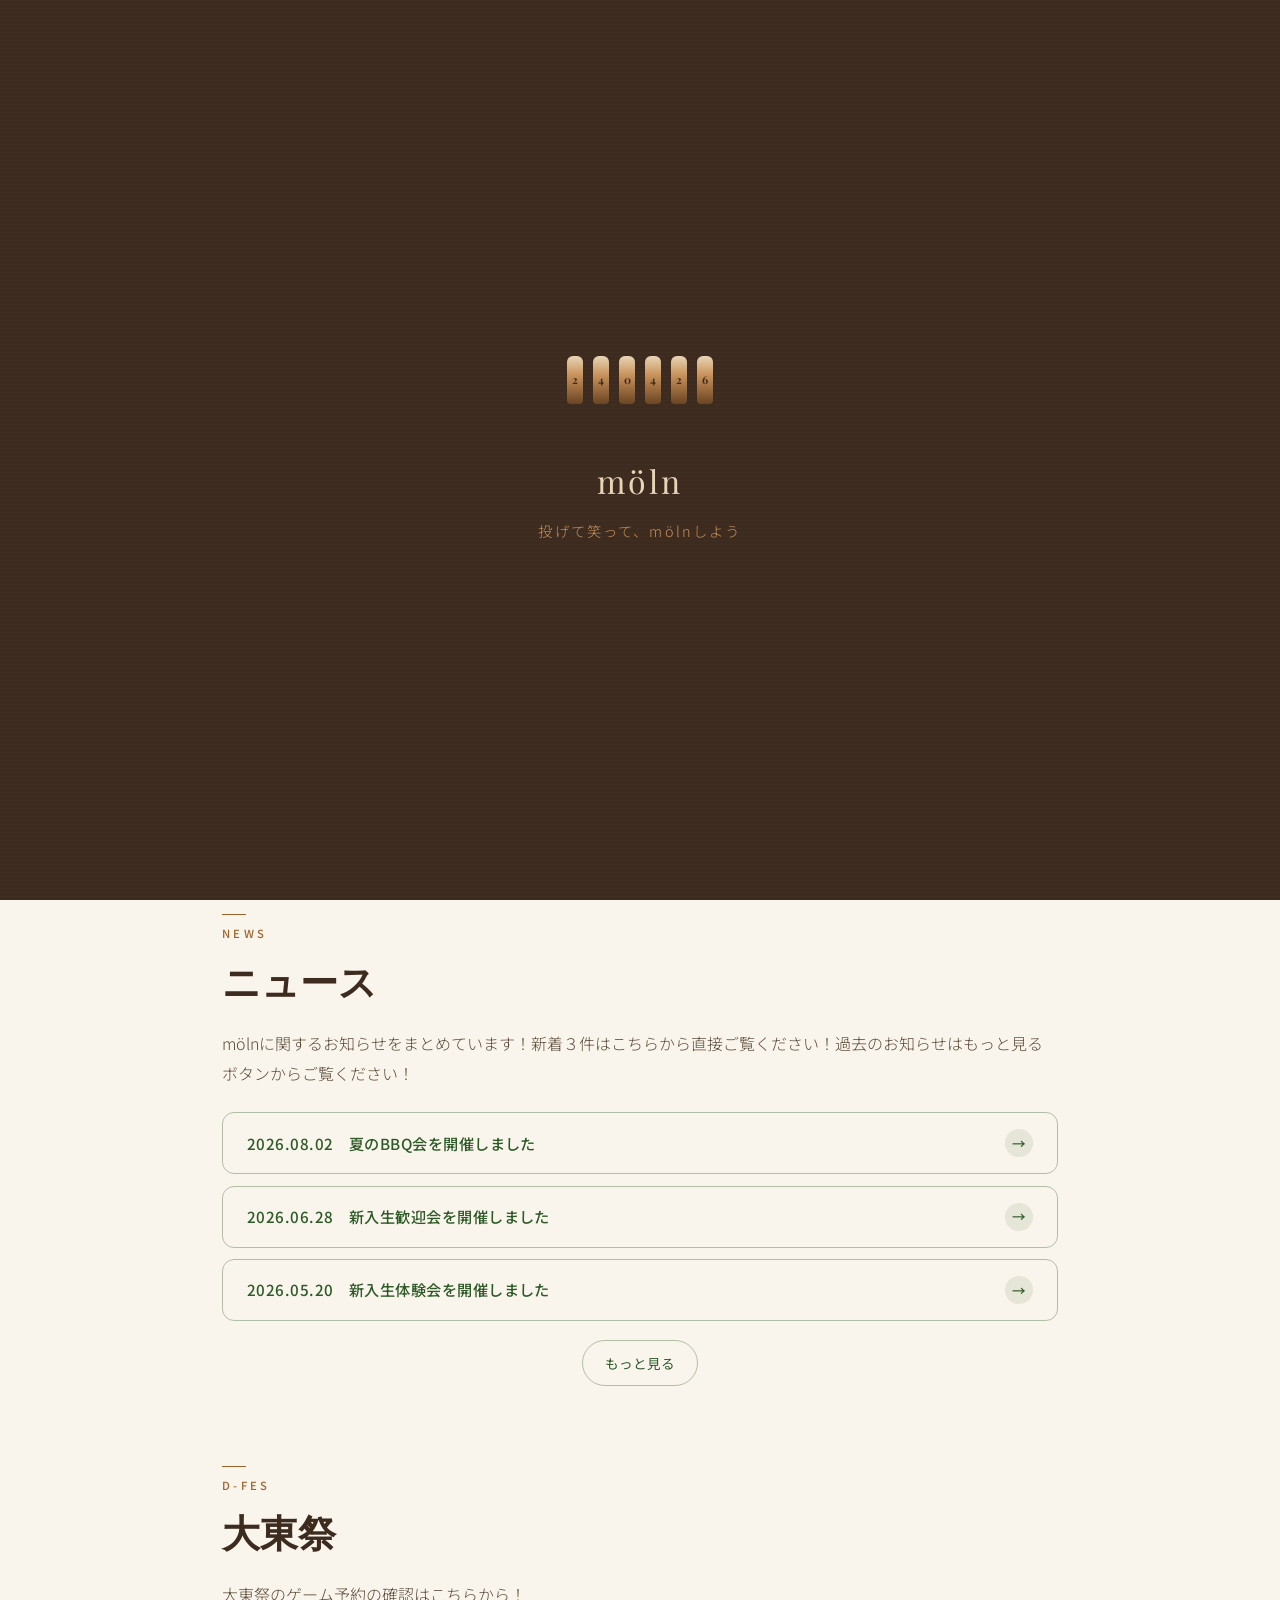
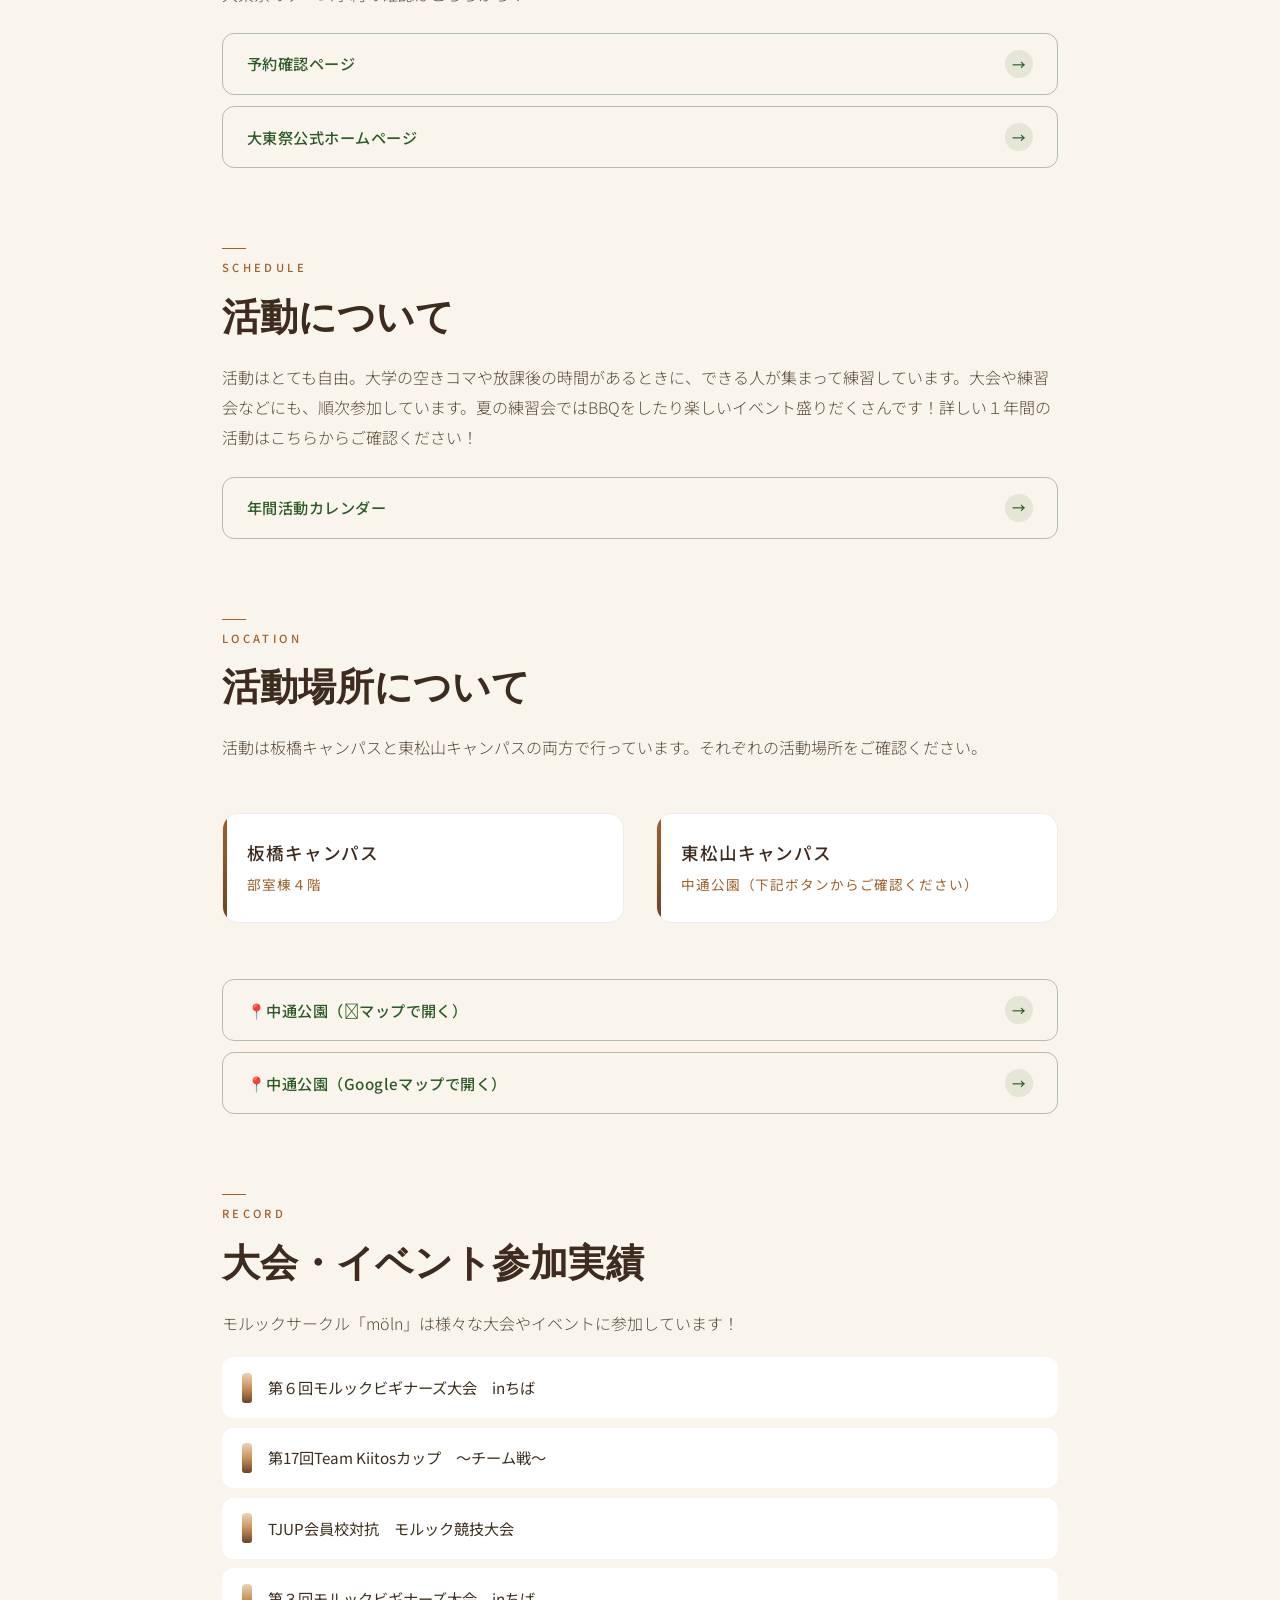
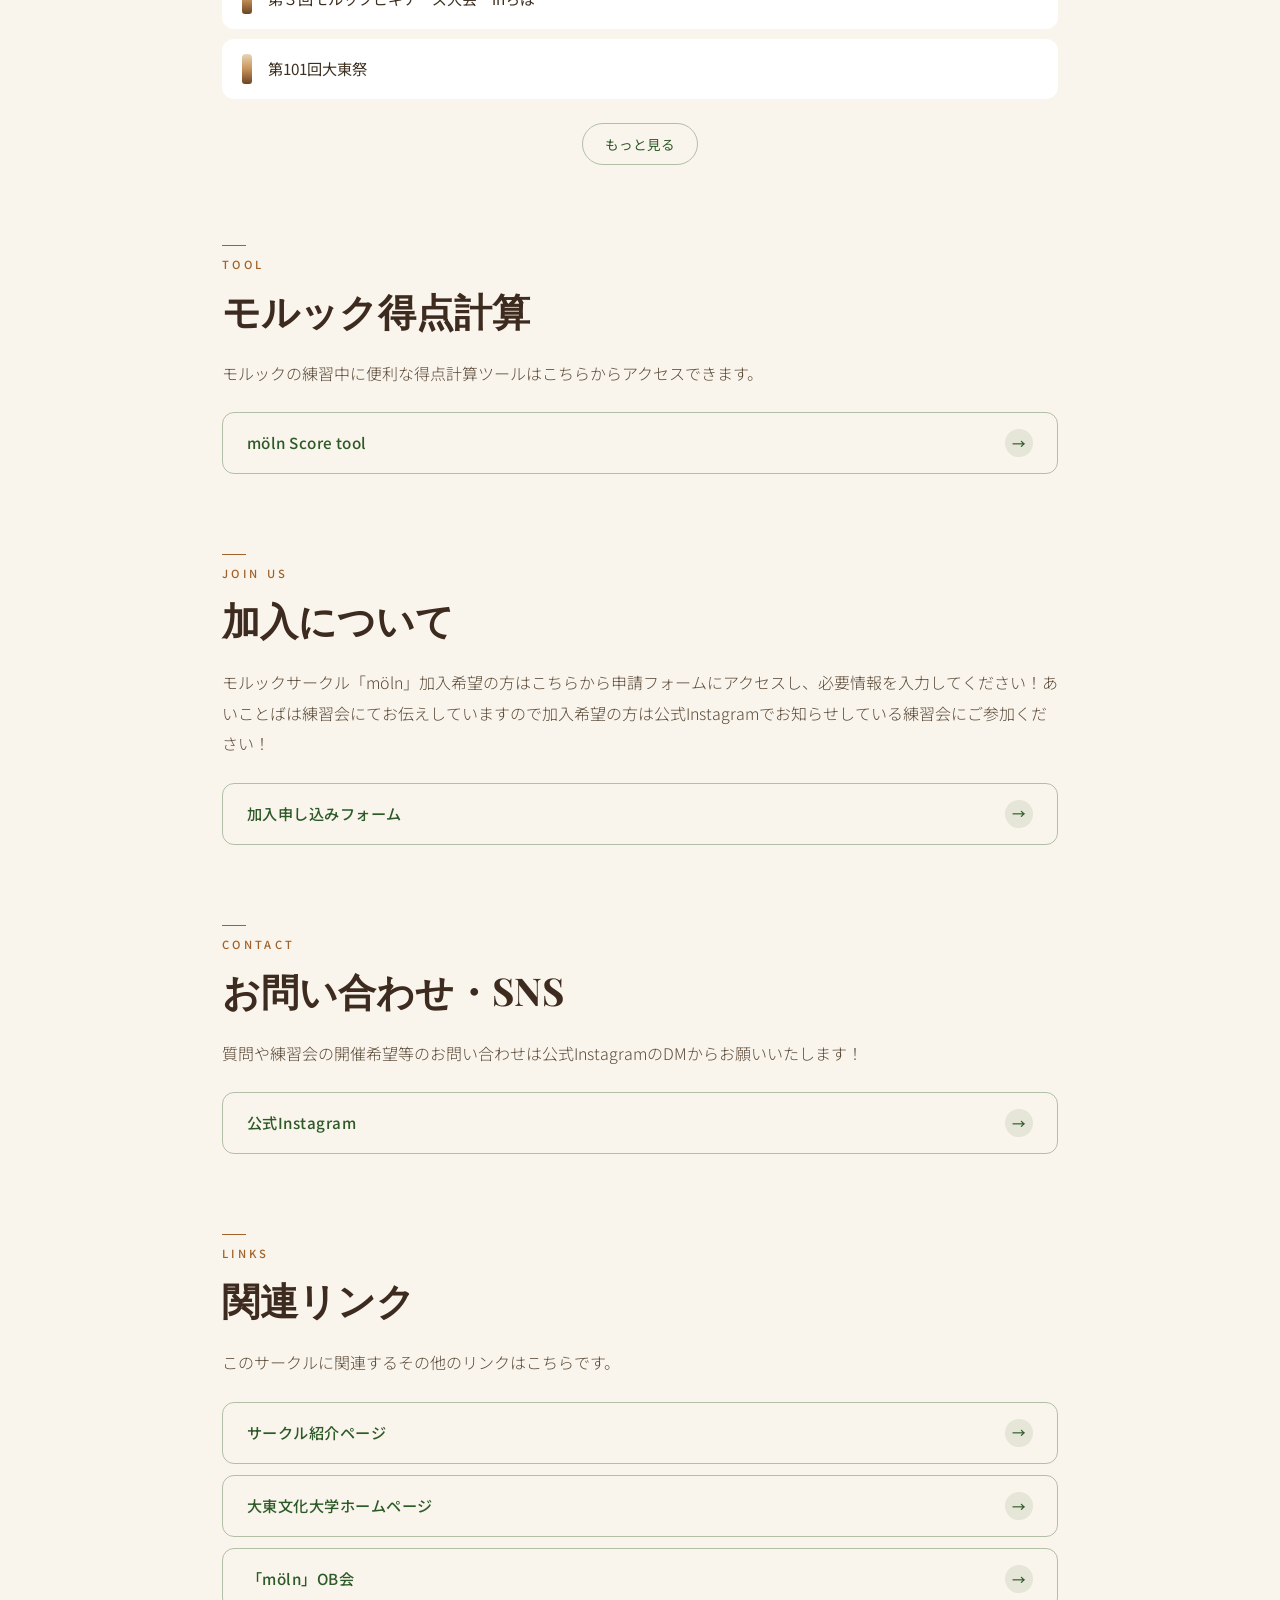
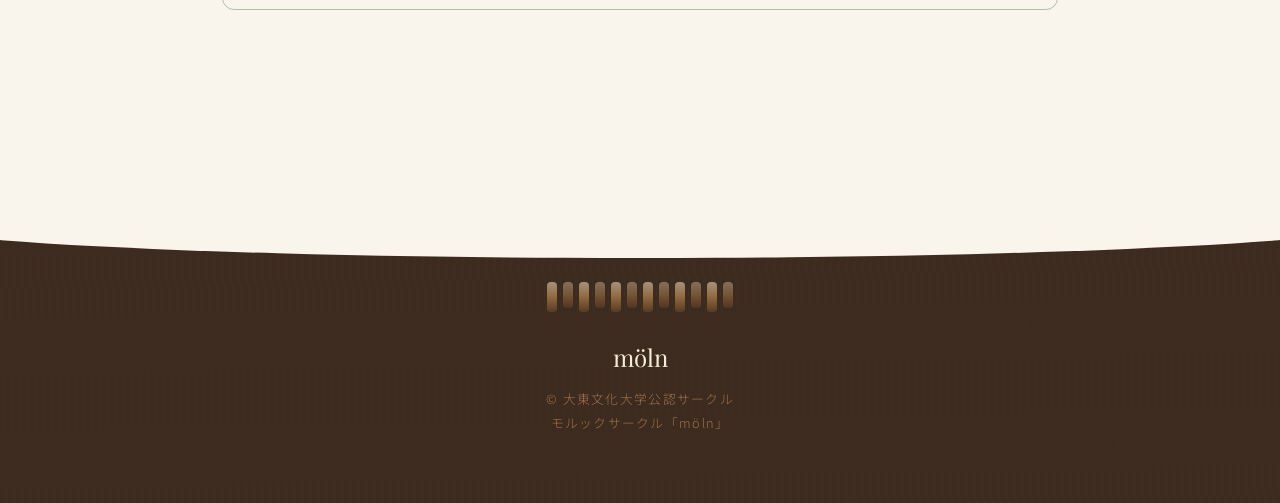
<file: index.html>
<!DOCTYPE html>
<html lang="ja">
<head>
  <meta charset="UTF-8" />
  <meta name="viewport" content="width=device-width, initial-scale=1.0" />
  <title>モルックサークル「möln」</title>
  <link rel="icon" type="image/png" href="photo/favicon.ico" />

  <!-- PWA設定 -->
  <meta name="theme-color" content="#5C3D2E" />
  <meta name="apple-mobile-web-app-capable" content="yes" />
  <meta name="apple-mobile-web-app-status-bar-style" content="default" />
  <meta name="apple-mobile-web-app-title" content="möln" />
  <link rel="apple-touch-icon" href="photo/App_icon.jpeg" />
  <link rel="manifest" href="manifest.json" />

  <link rel="preconnect" href="https://fonts.googleapis.com">
  <link rel="preconnect" href="https://fonts.gstatic.com" crossorigin>
  <link href="https://fonts.googleapis.com/css2?family=Playfair+Display:ital,wght@0,700;1,400&family=Noto+Sans+JP:wght@300;400;500;700&display=swap" rel="stylesheet">

  <style>
    :root {
      --wood-dark: #3D2B1F;
      --wood-mid: #6B4423;
      --wood-light: #A0622A;
      --wood-pale: #C8925A;
      --birch: #E8D5B7;
      --birch-light: #F5ECD8;
      --forest: #2D5A27;
      --forest-light: #4A8C42;
      --moss: #7A9E60;
      --sky: #B8D4E8;
      --cream: #FAF5EC;
      --chalk: #FFFDF8;
      --ink: #1A1208;
      --ink-soft: #3D2F1E;
    }

    html {
      scroll-behavior: smooth;
    }

    * {
      margin: 0;
      padding: 0;
      box-sizing: border-box;
    }

    /* ===== LOADING ===== */
    .loading-screen {
      position: fixed;
      inset: 0;
      background: var(--wood-dark);
      display: flex;
      flex-direction: column;
      justify-content: center;
      align-items: center;
      z-index: 9999;
      transition: opacity 0.8s ease, visibility 0.8s ease;
      overflow: hidden;
    }

    .loading-screen::before {
      content: '';
      position: absolute;
      inset: 0;
      background-image: 
        repeating-linear-gradient(
          0deg,
          transparent,
          transparent 3px,
          rgba(255,255,255,0.015) 3px,
          rgba(255,255,255,0.015) 4px
        );
    }

    .loading-screen.hidden {
      opacity: 0;
      visibility: hidden;
    }

    .loading-skittles {
      display: flex;
      gap: 10px;
      margin-bottom: 3rem;
    }

    .loading-skittle {
      width: 16px;
      height: 48px;
      background: linear-gradient(180deg, var(--birch) 0%, var(--wood-pale) 40%, var(--wood-mid) 100%);
      border-radius: 6px 6px 4px 4px;
      position: relative;
      animation: skittleBounce 1.2s ease-in-out infinite;
    }

    .loading-skittle:nth-child(1) { animation-delay: 0s; }
    .loading-skittle:nth-child(2) { animation-delay: 0.1s; }
    .loading-skittle:nth-child(3) { animation-delay: 0.2s; }
    .loading-skittle:nth-child(4) { animation-delay: 0.3s; }
    .loading-skittle:nth-child(5) { animation-delay: 0.4s; }
    .loading-skittle:nth-child(6) { animation-delay: 0.5s; }

    .loading-skittle::after {
      content: attr(data-num);
      position: absolute;
      top: 50%;
      left: 50%;
      transform: translate(-50%, -50%);
      color: var(--wood-dark);
      font-size: 11px;
      font-weight: 700;
      font-family: 'Playfair Display', serif;
    }

    @keyframes skittleBounce {
      0%, 100% { transform: scaleY(1) translateY(0); }
      50% { transform: scaleY(0.85) translateY(6px); }
    }

    .loading-logo {
      color: var(--birch);
      font-family: 'Playfair Display', serif;
      font-size: 2rem;
      letter-spacing: 0.1em;
      margin-bottom: 0.5rem;
      opacity: 0;
      animation: fadeUp 0.8s ease 0.6s forwards;
    }

    .loading-tagline {
      color: var(--wood-pale);
      font-family: 'Noto Sans JP', sans-serif;
      font-size: 0.9rem;
      font-weight: 300;
      letter-spacing: 0.15em;
      opacity: 0;
      animation: fadeUp 0.8s ease 1s forwards;
    }

    @keyframes fadeUp {
      from { opacity: 0; transform: translateY(15px); }
      to { opacity: 1; transform: translateY(0); }
    }

    /* ===== BASE ===== */
    body {
      font-family: 'Noto Sans JP', sans-serif;
      background: var(--cream);
      color: var(--ink-soft);
      line-height: 1.8;
      overflow-x: hidden;
    }

    /* ===== WOOD GRAIN TEXTURE (CSS only) ===== */
    .wood-texture {
      background-image:
        repeating-linear-gradient(
          87deg,
          transparent 0px,
          transparent 8px,
          rgba(0,0,0,0.018) 8px,
          rgba(0,0,0,0.018) 9px
        ),
        repeating-linear-gradient(
          90deg,
          transparent 0px,
          transparent 20px,
          rgba(255,255,255,0.04) 20px,
          rgba(255,255,255,0.04) 21px
        );
    }

    /* ===== HEADER ===== */
    header {
      background: var(--wood-dark);
      position: relative;
      overflow: hidden;
      padding: 5rem 2rem 6rem;
      text-align: center;
    }

    header::before {
      content: '';
      position: absolute;
      inset: 0;
      background-image:
        repeating-linear-gradient(
          86deg,
          transparent 0px, transparent 6px,
          rgba(255,255,255,0.012) 6px, rgba(255,255,255,0.012) 7px
        ),
        repeating-linear-gradient(
          90deg,
          transparent 0px, transparent 18px,
          rgba(0,0,0,0.06) 18px, rgba(0,0,0,0.06) 19px
        );
    }

    /* Decorative circles – skittle silhouettes */
    header::after {
      content: '';
      position: absolute;
      bottom: -60px;
      left: 50%;
      transform: translateX(-50%);
      width: 120%;
      height: 120px;
      background: var(--cream);
      border-radius: 50% 50% 0 0;
    }

    .header-inner {
      position: relative;
      z-index: 2;
    }

    .header-badge {
      display: inline-flex;
      align-items: center;
      gap: 8px;
      background: rgba(255,255,255,0.08);
      border: 1px solid rgba(255,255,255,0.15);
      color: var(--birch);
      font-size: 0.75rem;
      letter-spacing: 0.25em;
      text-transform: uppercase;
      padding: 0.4rem 1.2rem;
      border-radius: 100px;
      margin-bottom: 2rem;
      font-family: 'Noto Sans JP', sans-serif;
      font-weight: 300;
    }

    .header-badge::before {
      content: '';
      width: 6px;
      height: 6px;
      background: var(--forest-light);
      border-radius: 50%;
      animation: pulse 2s ease infinite;
    }

    @keyframes pulse {
      0%, 100% { opacity: 1; transform: scale(1); }
      50% { opacity: 0.5; transform: scale(1.4); }
    }

    header h1 {
      font-family: 'Playfair Display', serif;
      font-size: clamp(2.8rem, 8vw, 5rem);
      font-weight: 700;
      color: var(--birch-light);
      letter-spacing: -0.02em;
      line-height: 1.1;
      margin-bottom: 1rem;
      text-shadow: 0 4px 20px rgba(0,0,0,0.4);
    }

    header h1 em {
      font-style: italic;
      color: var(--wood-pale);
    }

    header .header-sub {
      font-family: 'Noto Sans JP', sans-serif;
      font-size: 1.1rem;
      color: rgba(232, 213, 183, 0.75);
      font-weight: 300;
      letter-spacing: 0.2em;
    }

    /* Floating skittle decorations in header */
    .skittle-deco {
      position: absolute;
      border-radius: 6px 6px 4px 4px;
      background: linear-gradient(180deg, rgba(200,146,90,0.15) 0%, rgba(107,68,35,0.2) 100%);
      border: 1px solid rgba(200,146,90,0.12);
      z-index: 1;
    }

    .skittle-deco:nth-child(1) { width: 18px; height: 52px; left: 8%; top: 20%; transform: rotate(-12deg); animation: floatPin 6s ease-in-out infinite; }
    .skittle-deco:nth-child(2) { width: 14px; height: 42px; left: 15%; bottom: 30%; transform: rotate(8deg); animation: floatPin 7s ease-in-out 1s infinite; }
    .skittle-deco:nth-child(3) { width: 20px; height: 58px; right: 10%; top: 15%; transform: rotate(15deg); animation: floatPin 5.5s ease-in-out 0.5s infinite; }
    .skittle-deco:nth-child(4) { width: 15px; height: 44px; right: 18%; bottom: 35%; transform: rotate(-8deg); animation: floatPin 8s ease-in-out 2s infinite; }
    .skittle-deco:nth-child(5) { width: 12px; height: 36px; left: 28%; top: 40%; transform: rotate(20deg); animation: floatPin 6.5s ease-in-out 1.5s infinite; }

    @keyframes floatPin {
      0%, 100% { transform: rotate(var(--r, -12deg)) translateY(0); }
      50% { transform: rotate(var(--r, -12deg)) translateY(-8px); }
    }

    /* ===== NAV ===== */
    nav {
      position: sticky;
      top: 0;
      z-index: 100;
      background: rgba(250, 245, 236, 0.92);
      backdrop-filter: blur(12px);
      -webkit-backdrop-filter: blur(12px);
      border-bottom: 1px solid rgba(107,68,35,0.12);
      padding: 0.8rem 2rem;
    }

    .nav-inner {
      max-width: 900px;
      margin: auto;
      display: flex;
      align-items: center;
      justify-content: space-between;
      gap: 1rem;
    }

    .nav-brand {
      font-family: 'Playfair Display', serif;
      font-size: 1.2rem;
      color: var(--wood-dark);
      font-weight: 700;
      letter-spacing: 0.05em;
      text-decoration: none;
    }

    .nav-links {
      display: flex;
      gap: 0.3rem;
      list-style: none;
      flex-wrap: wrap;
    }

    .nav-links a {
      display: inline-block;
      padding: 0.3rem 0.75rem;
      font-size: 0.8rem;
      font-weight: 400;
      color: var(--ink-soft);
      text-decoration: none;
      border-radius: 100px;
      letter-spacing: 0.05em;
      transition: all 0.25s;
    }

    .nav-links a:hover {
      background: var(--wood-dark);
      color: var(--birch);
    }

    /* ===== MAIN CONTAINER ===== */
    .container {
      max-width: 900px;
      margin: 0 auto;
      padding: 5rem 2rem 4rem;
    }

    /* ===== SECTION ===== */
    section {
      margin-bottom: 5rem;
      opacity: 0;
      transform: translateY(24px);
      transition: opacity 0.7s ease, transform 0.7s ease;
      scroll-margin-top: 70px;
    }

    section.visible {
      opacity: 1;
      transform: translateY(0);
    }

    /* Section label */
    .section-label {
      display: block;
      font-size: 0.7rem;
      font-weight: 500;
      letter-spacing: 0.3em;
      text-transform: uppercase;
      color: var(--wood-light);
      margin-bottom: 0.75rem;
    }

    .section-label::before {
      content: '';
      display: block;
      width: 24px;
      height: 1px;
      background: var(--wood-light);
      margin-bottom: 0.5rem;
    }

    h2 {
      font-family: 'Playfair Display', serif;
      font-size: clamp(1.8rem, 4vw, 2.4rem);
      font-weight: 700;
      color: var(--wood-dark);
      line-height: 1.25;
      margin-bottom: 1.5rem;
    }

    p {
      font-size: 1rem;
      color: #5A4A38;
      line-height: 1.9;
      margin-bottom: 1.2rem;
      font-weight: 300;
    }

    /* ===== ABOUT SECTION ===== */
    #about {
      position: relative;
    }

    .about-deco {
      display: none;
    }

    /* ===== SCHEDULE SECTION ===== */
    #schedule {
      display: grid;
      grid-template-columns: 1fr 1fr;
      gap: 2rem;
      align-items: start;
    }

    .schedule-text { grid-column: 1 / -1; }

    /* ===== LOCATION SECTION ===== */
    #location {
      display: grid;
      grid-template-columns: 1fr 1fr;
      gap: 2rem;
      align-items: start;
    }


    .location-card {
      background: white;
      border: 1px solid rgba(107,68,35,0.1);
      border-radius: 16px;
      padding: 1.5rem;
      transition: all 0.3s ease;
      position: relative;
      overflow: hidden;
    }

    .location-card::before {
      content: '';
      position: absolute;
      top: 0;
      left: 0;
      width: 4px;
      height: 100%;
      background: linear-gradient(180deg, var(--wood-light), var(--wood-mid));
      border-radius: 4px 0 0 4px;
    }

    .location-card:hover {
      transform: translateY(-4px);
      box-shadow: 0 12px 30px rgba(61,43,31,0.12);
      border-color: rgba(107,68,35,0.25);
    }

    .location-icon {
      font-size: 1.8rem;
      margin-bottom: 0.75rem;
      display: block;
    }

    .location-card h3 {
      font-family: 'Noto Sans JP', sans-serif;
      font-size: 1.1rem;
      font-weight: 500;
      color: var(--wood-dark);
      letter-spacing: 0.05em;
      line-height: 1.7;
    }

    .location-sub {
      font-size: 0.85rem;
      font-weight: 400;
      color: var(--wood-light);
    }

    /* ===== MAP BUTTONS ===== */
    .map-btn-group {
      flex-direction: row;
    }

    @media (max-width: 680px) {
      .map-btn-group { flex-direction: column; }
    }

    /* ===== RECORD SECTION ===== */
    #record {
    }

    .record-list {
      list-style: none;
      padding: 0;
      display: flex;
      flex-direction: column;
      gap: 0.6rem;
      margin-bottom: 1.5rem;
    }

    .record-list li {
      display: flex;
      align-items: center;
      gap: 1rem;
      padding: 0.9rem 1.2rem;
      background: white;
      border-radius: 12px;
      font-size: 0.95rem;
      color: var(--ink-soft);
      font-weight: 400;
      transition: all 0.25s;
      border: 1px solid transparent;
    }

    .record-list li::before {
      content: '';
      flex-shrink: 0;
      width: 10px;
      height: 30px;
      background: linear-gradient(180deg, var(--birch) 0%, var(--wood-pale) 50%, var(--wood-mid) 100%);
      border-radius: 4px 4px 3px 3px;
    }

    .record-list li:hover {
      border-color: rgba(107,68,35,0.2);
      transform: translateX(4px);
    }

    .hidden-item {
      display: none;
    }

    /* ===== GALLERY ===== */
    #gallery { }

    .gallery-grid {
      display: grid;
      grid-template-columns: repeat(2, 1fr);
      gap: 1rem;
      margin-top: 1.5rem;
    }

    .gallery-grid img {
      width: 100%;
      height: 260px;
      object-fit: cover;
      border-radius: 16px;
      transition: all 0.4s ease;
      display: block;
    }

    .gallery-grid img:hover {
      transform: scale(1.03);
      box-shadow: 0 16px 40px rgba(61,43,31,0.2);
    }

    /* ===== SCORE SECTION ===== */
    #score {
    }

    #score .section-label { color: var(--wood-light); }
    #score .section-label::before { background: var(--wood-light); }
    #score h2 { color: var(--wood-dark); }
    #score p { color: #5A4A38; }

    /* ===== CONTACT SECTION ===== */
    #contact { }

    .sns-grid {
      display: grid;
      grid-template-columns: repeat(3, 1fr);
      gap: 1rem;
      margin-top: 1.5rem;
    }

    .sns-card {
      display: flex;
      flex-direction: column;
      align-items: center;
      gap: 0.6rem;
      padding: 1.5rem 1rem;
      background: white;
      border: 1px solid rgba(107,68,35,0.1);
      border-radius: 16px;
      text-decoration: none;
      color: var(--ink-soft);
      font-size: 0.85rem;
      font-weight: 500;
      transition: all 0.3s ease;
      letter-spacing: 0.03em;
    }

    .sns-card .sns-icon {
      font-size: 1.8rem;
    }

    .sns-card:hover {
      transform: translateY(-5px);
      box-shadow: 0 12px 30px rgba(61,43,31,0.12);
      border-color: var(--wood-pale);
      color: var(--wood-dark);
    }

    /* ===== LINKS SECTION ===== */
    #links { }

    .link-list {
      display: flex;
      flex-direction: column;
      gap: 0.7rem;
      margin-top: 1.5rem;
    }

    /* ===== BUTTONS ===== */
    .btn {
      display: inline-flex;
      align-items: center;
      justify-content: space-between;
      gap: 1rem;
      padding: 1rem 1.5rem;
      border-radius: 12px;
      font-size: 0.95rem;
      font-weight: 500;
      font-family: 'Noto Sans JP', sans-serif;
      text-decoration: none;
      transition: all 0.3s ease;
      cursor: pointer;
      border: none;
      letter-spacing: 0.03em;
    }

    .btn-wood {
      background: var(--forest);
      color: #fff;
      box-shadow: 0 4px 12px rgba(45,90,39,0.3);
    }

    .btn-wood:hover {
      background: var(--forest-light);
      transform: translateY(-2px);
      box-shadow: 0 8px 20px rgba(45,90,39,0.4);
      color: #fff;
    }

    .btn-outline {
      background: transparent;
      color: var(--forest);
      border: 1.5px solid rgba(45,90,39,0.35);
      width: 100%;
    }

    .btn-outline:hover {
      background: var(--forest);
      color: #fff;
      border-color: var(--forest);
      transform: translateX(4px);
    }

    .btn-outline:hover .btn-arrow {
      background: rgba(255,255,255,0.2);
      color: #fff;
    }

    .btn-ghost {
      background: rgba(255,255,255,0.12);
      color: #fff;
      border: 1px solid rgba(255,255,255,0.2);
    }

    .btn-ghost:hover {
      background: rgba(255,255,255,0.22);
      color: white;
      transform: translateY(-2px);
    }

    .btn-arrow {
      flex-shrink: 0;
      width: 28px;
      height: 28px;
      background: rgba(45,90,39,0.1);
      border-radius: 50%;
      display: flex;
      align-items: center;
      justify-content: center;
      font-size: 0.85rem;
      transition: transform 0.25s, background 0.25s;
      color: var(--forest);
    }

    .btn:hover .btn-arrow {
      transform: translateX(3px);
    }

    .btn-toggle {
      background: transparent;
      border: 1.5px solid rgba(45,90,39,0.35);
      color: var(--forest);
      padding: 0.6rem 1.4rem;
      border-radius: 100px;
      font-size: 0.85rem;
      cursor: pointer;
      font-family: 'Noto Sans JP', sans-serif;
      transition: all 0.25s;
      text-decoration: none;
      display: inline-block;
    }

    .btn-toggle:hover {
      background: var(--forest);
      color: #fff;
      border-color: var(--forest);
    }

    .btn-center {
      text-align: center;
      margin-top: 1.2rem;
    }

    /* ===== NEWS SECTION ===== */
    #news { }

    .btn-label {
      flex: 1;
      min-width: 0;
      overflow: hidden;
      white-space: nowrap;
      text-overflow: ellipsis;
    }

    .news-hidden {
      display: none;
    }

    /* ===== FOOTER ===== */
    footer {
      background: var(--wood-dark);
      color: var(--birch);
      text-align: center;
      padding: 4rem 2rem 3rem;
      position: relative;
      overflow: hidden;
      margin-top: 4rem;
    }

    footer::before {
      content: '';
      position: absolute;
      top: -40px;
      left: 50%;
      transform: translateX(-50%);
      width: 120%;
      height: 80px;
      background: var(--cream);
      border-radius: 0 0 50% 50%;
    }

    footer::after {
      content: '';
      position: absolute;
      inset: 0;
      background-image:
        repeating-linear-gradient(
          88deg,
          transparent 0px, transparent 7px,
          rgba(255,255,255,0.01) 7px, rgba(255,255,255,0.01) 8px
        );
    }

    .footer-pins {
      display: flex;
      justify-content: center;
      gap: 6px;
      margin-bottom: 1.5rem;
      position: relative;
      z-index: 2;
    }

    .footer-pin {
      width: 10px;
      height: 30px;
      background: linear-gradient(180deg, var(--birch) 0%, var(--wood-pale) 50%, var(--wood-mid) 100%);
      border-radius: 4px 4px 3px 3px;
      opacity: 0.6;
    }

    .footer-pin:nth-child(even) { height: 26px; opacity: 0.4; }

    .footer-brand {
      font-family: 'Playfair Display', serif;
      font-size: 1.5rem;
      color: var(--birch-light);
      margin-bottom: 0.5rem;
      position: relative;
      z-index: 2;
    }

    .footer-copy {
      font-size: 0.8rem;
      color: rgba(200,146,90,0.7);
      font-weight: 300;
      letter-spacing: 0.1em;
      position: relative;
      z-index: 2;
    }

    /* ===== SCROLLBAR ===== */
    ::-webkit-scrollbar { width: 6px; }
    ::-webkit-scrollbar-track { background: var(--cream); }
    ::-webkit-scrollbar-thumb { background: var(--wood-pale); border-radius: 3px; }

    /* ===== RESPONSIVE ===== */
    @media (max-width: 680px) {
      header { padding: 4rem 1.5rem 5rem; }
      .container { padding: 4rem 1.2rem 3rem; }

      #schedule { grid-template-columns: 1fr; }
      #location { grid-template-columns: 1fr; }
      .schedule-text { grid-column: 1; }

      .sns-grid { grid-template-columns: 1fr; }
      .gallery-grid { grid-template-columns: 1fr; }

      .nav-links { display: none; }


    }
  </style>
</head>
<body>

  <!-- ローディング画面 -->
  <div class="loading-screen" id="loadingScreen">
    <div class="loading-skittles">
      <div class="loading-skittle" data-num="2"></div>
      <div class="loading-skittle" data-num="4"></div>
      <div class="loading-skittle" data-num="0"></div>
      <div class="loading-skittle" data-num="4"></div>
      <div class="loading-skittle" data-num="2"></div>
      <div class="loading-skittle" data-num="6"></div>
    </div>
    <div class="loading-logo">möln</div>
    <div class="loading-tagline">投げて笑って、mölnしよう</div>
  </div>

  <!-- ナビゲーション -->
  <nav>
    <div class="nav-inner">
      <a class="nav-brand" href="#">möln</a>
      <ul class="nav-links">
        <li><a href="#about">About</a></li>
        <li><a href="#news">News</a></li>
        <li><a href="#schedule">Schedule</a></li>
        <li><a href="#location">Location</a></li>
        <li><a href="#record">Record</a></li>
        <li><a href="#score">Tool</a></li>
        <li><a href="#join">Join us</a></li>
        <li><a href="#contact">Contact</a></li>
        <li><a href="#links">Links</a></li>
      </ul>
    </div>
  </nav>

  <!-- ヘッダー -->
  <header>
    <!-- Skittle decorations -->
    <div class="skittle-deco"></div>
    <div class="skittle-deco"></div>
    <div class="skittle-deco"></div>
    <div class="skittle-deco"></div>
    <div class="skittle-deco"></div>

    <div class="header-inner">
      <div class="header-badge">大東文化大学 公認サークル</div>
      <h1>モルックサークル<br><em>「möln」</em></h1>
      <p class="header-sub">投げて笑って、mölnしよう</p>
    </div>
  </header>

  <div class="container">





    <!-- サークル紹介 -->
    <section id="about">
      <div class="section-label">About</div>
      <h2>サークル紹介</h2>
      <p>
        モルックサークル「möln」は2024年4月から活動を始めたサークルで、フィンランドのスポーツ「モルック」を行っています。
        部員全員の仲が良く、常に和気あいあいとしているのも魅力の1つです。「運動はしたいけど激しいのは苦手だな…」そんな人にこそピッタリ！一緒にモルックを楽しみましょう！
      </p>
    </section>





    <!-- ニュース -->
    <section id="news">
      <div class="section-label">News</div>
      <h2>ニュース</h2>
      <p>mölnに関するお知らせをまとめています！新着３件はこちらから直接ご覧ください！過去のお知らせはもっと見るボタンからご覧ください！</p>

      <div class="link-list" id="newsList">
       <a class="btn btn-outline" href="./article/26.08.02.html"><span class="btn-label">2026.08.02　夏のBBQ会を開催しました</span><span class="btn-arrow">→</span></a>
       <a class="btn btn-outline" href="./article/26.06.28.html"><span class="btn-label">2026.06.28　新入生歓迎会を開催しました</span><span class="btn-arrow">→</span></a>
       <a class="btn btn-outline" href="./article/26.05.20.html"><span class="btn-label">2026.05.20　新入生体験会を開催しました</span><span class="btn-arrow">→</span></a>
      </div>

      <div class="btn-center">
        <a class="btn-toggle" id="newsMoreBtn" href="./article/article_all.html">もっと見る</a>
      </div>

    </section>


    

    <!-- 大東祭予約について -->
    <section id="schedule">
      <div class="schedule-text">
        <div class="section-label">D-Fes</div>
        <h2>大東祭</h2>
        <p>大東祭のゲーム予約の確認はこちらから！</p>
        <div class="link-list">
         <a class="btn btn-outline" href="./contents/d-fes.html">予約確認ページ<span class="btn-arrow">→</span></a>
         <a class="btn btn-outline" href="https://daitosai.com" target="_blank">大東祭公式ホームページ<span class="btn-arrow">→</span></a>
       </div>
      </div>
    </section>




    <!-- 活動について -->
    <section id="schedule">
      <div class="schedule-text">
        <div class="section-label">Schedule</div>
        <h2>活動について</h2>
        <p>活動はとても自由。大学の空きコマや放課後の時間があるときに、できる人が集まって練習しています。大会や練習会などにも、順次参加しています。夏の練習会ではBBQをしたり楽しいイベント盛りだくさんです！詳しい１年間の活動はこちらからご確認ください！</p>
        <div class="link-list">
         <a class="btn btn-outline" href="./contents/calendar.html">年間活動カレンダー<span class="btn-arrow">→</span></a>
       </div>
      </div>
    </section>




    <!-- 活動場所について -->
    <section id="location">
      <div class="schedule-text">
        <div class="section-label">Location</div>
        <h2>活動場所について</h2>
        <p>活動は板橋キャンパスと東松山キャンパスの両方で行っています。それぞれの活動場所をご確認ください。</p>
      </div>

      <div class="location-card">
        <h3>板橋キャンパス<br><span class="location-sub">部室棟４階</span></h3>
      </div>

      <div class="location-card">
        <h3>東松山キャンパス<br><span class="location-sub">中通公園（下記ボタンからご確認ください）</span></h3>
      </div>


      <!-- 地図リンク -->
      <div class="schedule-text">
        <div class="link-list map-btn-group">
          <a class="btn btn-outline" href="https://maps.apple/p/K4URRaqCvyPB8G" target="_blank" rel="noopener">📍中通公園（マップで開く）<span class="btn-arrow">→</span></a>
          <a class="btn btn-outline" href="https://www.google.com/maps/search/?api=1&query=中通公園+埼玉県東松山市" target="_blank" rel="noopener">📍中通公園（Googleマップで開く）<span class="btn-arrow">→</span></a>
        </div>
      </div>

    </section>






    <!-- 大会・イベント参加実績 -->
    <section id="record">
      <div class="section-label">Record</div>
      <h2>大会・イベント参加実績</h2>
      <p>モルックサークル「möln」は様々な大会やイベントに参加しています！</p>
      <ul class="record-list" id="recordList">
        <li>第６回モルックビギナーズ大会　inちば</li>
        <li>第17回Team Kiitosカップ　〜チーム戦〜</li>
        <li>TJUP会員校対抗　モルック競技大会</li>
        <li>第３回モルックビギナーズ大会　inちば</li>
        <li>第101回大東祭</li>
        <li class="hidden-item">モルックビギナーズ大会　inちば</li>
        <li class="hidden-item">第７回Team Kiitosカップ　〜チーム戦〜</li>
        <li class="hidden-item">第100回大東祭</li>
        <li class="hidden-item">関東大学モルック交流会　横川カップ</li>
        <li class="hidden-item">第３回Team Kiitosカップ　〜チーム戦〜</li>
        <li class="hidden-item">第１回Team Kiitosカップ　〜チーム戦〜</li>
      </ul>
      <div class="btn-center">
        <button class="btn-toggle" id="showMoreBtn" onclick="toggleRecordList()">もっと見る</button>
      </div>
    </section>






    <!-- モルック得点計算 -->
    <section id="score">
      <div class="section-label">Tool</div>
      <h2>モルック得点計算</h2>
      <p>モルックの練習中に便利な得点計算ツールはこちらからアクセスできます。</p>
      <div class="link-list">
        <a class="btn btn-outline" href="./contents/score.html">möln Score tool<span class="btn-arrow">→</span></a>
      </div>
    </section>






    <!-- 加入について -->
    <section id="join">
      <div class="section-label">Join Us</div>
      <h2>加入について</h2>
      <p>モルックサークル「möln」加入希望の方はこちらから申請フォームにアクセスし、必要情報を入力してください！あいことばは練習会にてお伝えしていますので加入希望の方は公式Instagramでお知らせしている練習会にご参加ください！</p>
      <div class="link-list">
        <a class="btn btn-outline" href="https://forms.gle/GnccRBETsALkuQas9" target="_blank" onclick="event.preventDefault(); openJoinForm();">加入申し込みフォーム<span class="btn-arrow">→</span></a>
      </div>

    </section>





    <!-- お問い合わせ・SNS -->
    <section id="contact">
      <div class="section-label">Contact</div>
      <h2>お問い合わせ・SNS</h2>
      <p>質問や練習会の開催希望等のお問い合わせは公式InstagramのDMからお願いいたします！</p>
      <div class="link-list">
       <a class="btn btn-outline" href="https://instagram.com/dbu_molkky" target="_blank">公式Instagram<span class="btn-arrow">→</span></a>
      </div>
    </section>





    <!-- 関連リンク -->
    <section id="links">
      <div class="section-label">Links</div>
      <h2>関連リンク</h2>
      <p>このサークルに関連するその他のリンクはこちらです。</p>
      <div class="link-list">
        <a class="btn btn-outline" href="https://www.daito.ac.jp/campuslife/club/culture/article0101_03660" target="_blank">サークル紹介ページ<span class="btn-arrow">→</span></a>
        <a class="btn btn-outline" href="https://www.daito.ac.jp" target="_blank">大東文化大学ホームページ<span class="btn-arrow">→</span></a>
        <a class="btn btn-outline" href="https://dbu-molkky.github.io/ob-homepage/" target="_blank">「möln」OB会<span class="btn-arrow">→</span></a>
      </div>
    </section>



  </div>






  <!-- フッター -->
  <footer>
    <div class="footer-pins">
      <div class="footer-pin"></div>
      <div class="footer-pin"></div>
      <div class="footer-pin"></div>
      <div class="footer-pin"></div>
      <div class="footer-pin"></div>
      <div class="footer-pin"></div>
      <div class="footer-pin"></div>
      <div class="footer-pin"></div>
      <div class="footer-pin"></div>
      <div class="footer-pin"></div>
      <div class="footer-pin"></div>
      <div class="footer-pin"></div>
    </div>
    <div class="footer-brand">möln</div>
    <p class="footer-copy">&copy; 大東文化大学公認サークル</br>モルックサークル「möln」</p>
  </footer>




  <!-- パスワードモーダル -->
  <div id="joinModal" style="display:none; position:fixed; inset:0; z-index:1000; background:rgba(26,18,8,0.55); backdrop-filter:blur(4px); -webkit-backdrop-filter:blur(4px); align-items:center; justify-content:center;">
    <div style="background:var(--chalk); border-radius:20px; padding:2.5rem 2rem; max-width:360px; width:90%; box-shadow:0 24px 60px rgba(26,18,8,0.25); position:relative; animation: fadeUp 0.3s ease;">
      <button onclick="closeJoinModal()" style="position:absolute;top:1rem;right:1rem;background:none;border:none;font-size:1.3rem;cursor:pointer;color:var(--wood-light);line-height:1;">&#x2715;</button>
      <div style="text-align:center; margin-bottom:1.5rem;">
        <div style="font-family:'Playfair Display',serif; font-size:1.5rem; color:var(--wood-dark); margin-bottom:0.4rem;">möln</div>
        <div style="font-size:0.8rem; letter-spacing:0.2em; text-transform:uppercase; color:var(--wood-light); font-weight:500;">あいことばを入力してください</div>
      </div>
      <div style="position:relative; margin-bottom:1rem;">
        <input id="joinPassword" type="text" placeholder="あいことば"
          style="width:100%; padding:0.85rem 1.1rem; border:1.5px solid rgba(107,68,35,0.2); border-radius:12px; font-size:1rem; font-family:'Noto Sans JP',sans-serif; background:white; color:var(--ink); outline:none; transition:border-color 0.25s;"
          onfocus="this.style.borderColor='var(--wood-light)'"
          onblur="this.style.borderColor='rgba(107,68,35,0.2)'"
          onkeydown="if(event.key==='Enter') checkJoinPassword()" />
      </div>
      <div id="joinError" style="display:none; color:#c0392b; font-size:0.82rem; text-align:center; margin-bottom:0.8rem;">あいことばが正しくありません。</div>
      <button onclick="checkJoinPassword()"
        style="width:100%; padding:0.9rem; background:var(--forest); color:#fff; border:none; border-radius:12px; font-size:0.95rem; font-weight:500; font-family:'Noto Sans JP',sans-serif; cursor:pointer; transition:background 0.25s, transform 0.2s; letter-spacing:0.05em;"
        onmouseover="this.style.background='var(--forest-light)'"
        onmouseout="this.style.background='var(--forest)'">
        フォームを開く
      </button>
    </div>
  </div>





  <script>
    // 加入フォーム：パスワード認証
    const JOIN_PASSWORD = 'モルック最高'; // ← ここにパスワードを設定してください

    function openJoinForm() {
      const modal = document.getElementById('joinModal');
      modal.style.display = 'flex';
      document.getElementById('joinPassword').value = '';
      document.getElementById('joinError').style.display = 'none';
      setTimeout(function() { document.getElementById('joinPassword').focus(); }, 100);
    }

    function closeJoinModal() {
      document.getElementById('joinModal').style.display = 'none';
    }

    function checkJoinPassword() {
      const input = document.getElementById('joinPassword').value;
      if (input === JOIN_PASSWORD) {
        closeJoinModal();
        const url = document.querySelector('#join a.btn-outline').href;
        window.open(url, '_blank');
      } else {
        document.getElementById('joinError').style.display = 'block';
        var pw = document.getElementById('joinPassword');
        pw.style.borderColor = '#c0392b';
        pw.value = '';
        pw.focus();
        setTimeout(function() { pw.style.borderColor = 'rgba(107,68,35,0.2)'; }, 1500);
      }
    }

    // モーダル外クリックで閉じる
    document.addEventListener('click', function(e) {
      var modal = document.getElementById('joinModal');
      if (modal && e.target === modal) closeJoinModal();
    });

    // ナビリンクのスムーズスクロール
    document.querySelectorAll('a[href^="#"]').forEach(function(link) {
      link.addEventListener('click', function(e) {
        const href = this.getAttribute('href');
        if (href === '#') return;
        const target = document.querySelector(href);
        if (!target) return;
        e.preventDefault();
        const navHeight = document.querySelector('nav').offsetHeight;
        const top = target.getBoundingClientRect().top + window.scrollY - navHeight - 16;
        window.scrollTo({ top: top, behavior: 'smooth' });
      });
    });

    // ローディング画面の制御
    window.addEventListener('load', function() {
      setTimeout(function() {
        document.getElementById('loadingScreen').classList.add('hidden');
        setTimeout(function() {
          document.getElementById('loadingScreen').remove();
        }, 800);
      }, 3000);
    });

    // Intersection Observer でスクロールアニメーション
    const observer = new IntersectionObserver((entries) => {
      entries.forEach(entry => {
        if (entry.isIntersecting) {
          entry.target.classList.add('visible');
        }
      });
    }, { threshold: 0.1 });

    document.querySelectorAll('section').forEach(s => observer.observe(s));

    // ニュース一覧の表示切り替え
    function toggleNewsList() {
      const extra = document.getElementById('newsExtra');
      const btn = document.getElementById('newsMoreBtn');
      const isHidden = extra.style.display === 'none' || extra.style.display === '';
      extra.style.display = isHidden ? 'flex' : 'none';
      btn.textContent = isHidden ? '表示を減らす' : 'もっと見る';
    }

    // 大会・イベント実績の表示切り替え
    function toggleRecordList() {
      const hiddenItems = document.querySelectorAll('#recordList .hidden-item');
      const btn = document.getElementById('showMoreBtn');
      const isHidden = getComputedStyle(hiddenItems[0]).display === 'none';

      hiddenItems.forEach(item => {
        item.style.display = isHidden ? 'flex' : 'none';
      });

      btn.textContent = isHidden ? '表示を減らす' : 'もっと見る';
    }

    // 初期化：hidden-item を非表示にする
    document.addEventListener('DOMContentLoaded', function() {
      document.querySelectorAll('#recordList .hidden-item').forEach(item => {
        item.style.display = 'none';
      });
      const newsExtra = document.getElementById('newsExtra');
      if (newsExtra) newsExtra.style.display = 'none';
    });

    // 画像の遅延読み込み完了を待つ
    document.addEventListener('DOMContentLoaded', function() {
      const images = document.querySelectorAll('img');
      images.forEach(img => {
        img.addEventListener('error', function() {
          this.style.background = 'linear-gradient(135deg, #C8925A22, #6B442322)';
          this.style.minHeight = '200px';
        });
      });
    });
  </script>
</body>
</html>
</file>
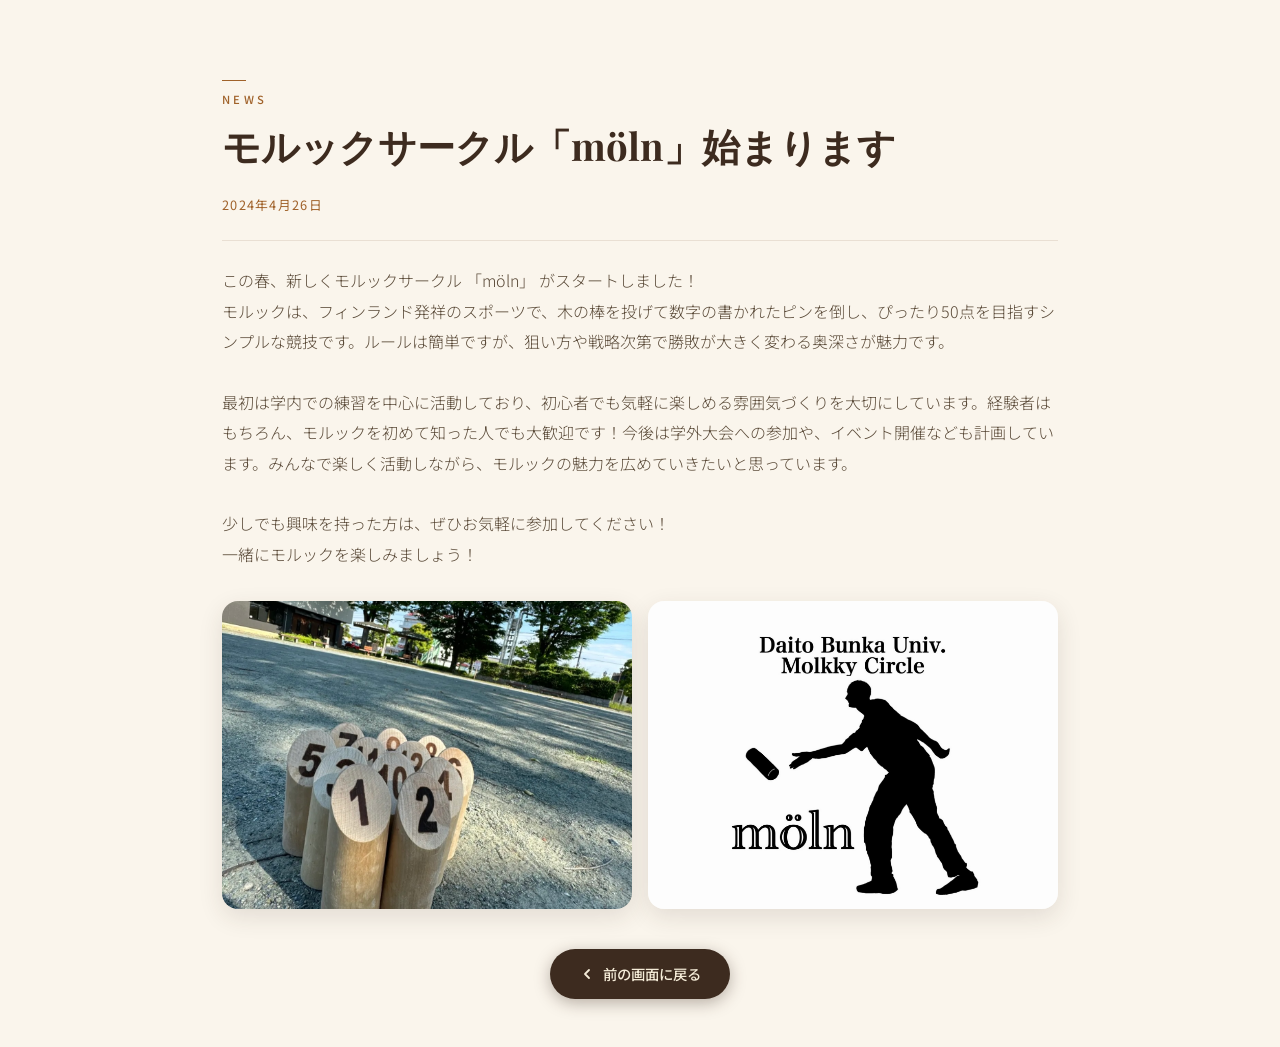
<file: article/24.04.26.html>
<!DOCTYPE html>
<html lang="ja">
<head>
  <meta charset="UTF-8" />
  <meta name="viewport" content="width=device-width, initial-scale=1.0" />
  <title>モルックサークル「möln」</title>
  <link rel="stylesheet" href="./article.css">
  <link rel="icon" type="image/png" href="photo/favicon.ico" />

  <!-- PWA設定 -->
  <meta name="theme-color" content="#5C3D2E" />
  <meta name="apple-mobile-web-app-capable" content="yes" />
  <meta name="apple-mobile-web-app-status-bar-style" content="default" />
  <meta name="apple-mobile-web-app-title" content="möln" />
  <link rel="apple-touch-icon" href="photo/App_icon.jpeg" />
  <link rel="manifest" href="manifest.json" />

  <link rel="preconnect" href="https://fonts.googleapis.com">
  <link rel="preconnect" href="https://fonts.gstatic.com" crossorigin>
  <link href="https://fonts.googleapis.com/css2?family=Playfair+Display:ital,wght@0,700;1,400&family=Noto+Sans+JP:wght@300;400;500;700&display=swap" rel="stylesheet">

</head>
<body>

  <div class="container">
    <!-- ニュース -->
    <section id="news">
      <div class="section-label">News</div>
      <h2>モルックサークル「möln」始まります</h2>
      <div class="news-meta">
        <span class="news-date">2024年4月26日</span>
      </div>
      <div class="news-body">
        <p>
          この春、新しくモルックサークル 「möln」 がスタートしました！</br>
          モルックは、フィンランド発祥のスポーツで、木の棒を投げて数字の書かれたピンを倒し、ぴったり50点を目指すシンプルな競技です。ルールは簡単ですが、狙い方や戦略次第で勝敗が大きく変わる奥深さが魅力です。 </br> </br>

          最初は学内での練習を中心に活動しており、初心者でも気軽に楽しめる雰囲気づくりを大切にしています。経験者はもちろん、モルックを初めて知った人でも大歓迎です！今後は学外大会への参加や、イベント開催なども計画しています。みんなで楽しく活動しながら、モルックの魅力を広めていきたいと思っています。</br> </br>

          少しでも興味を持った方は、ぜひお気軽に参加してください！</br>
          一緒にモルックを楽しみましょう！
        </p>
      </div>

      <div class="news-images">
        <div class="news-image-wrap">
          <img src="photo/24.04.26_0001.jpeg" alt="0001" />
        </div>

        <div class="news-image-wrap">
          <img src="photo/24.04.26_0002.jpeg" alt="0002" />
        </div>


      </div>

      <!-- 前の画面に戻るボタン -->
      <div class="back-btn-wrap">
        <a class="back-btn" onclick="history.back(); return false;" href="#">
          <svg viewBox="0 0 16 16" fill="none" xmlns="http://www.w3.org/2000/svg">
            <path d="M10 12L6 8L10 4" stroke="currentColor" stroke-width="1.8" stroke-linecap="round" stroke-linejoin="round"/>
          </svg>
          前の画面に戻る
        </a>
      </div>
    </section>
  </div>

  <script>
    // スクロールアニメーション
    const observer = new IntersectionObserver((entries) => {
      entries.forEach(entry => {
        if (entry.isIntersecting) {
          entry.target.classList.add('visible');
        }
      });
    }, { threshold: 0.1 });

    document.querySelectorAll('section').forEach(s => observer.observe(s));
  </script>
</body>
</html>
</file>
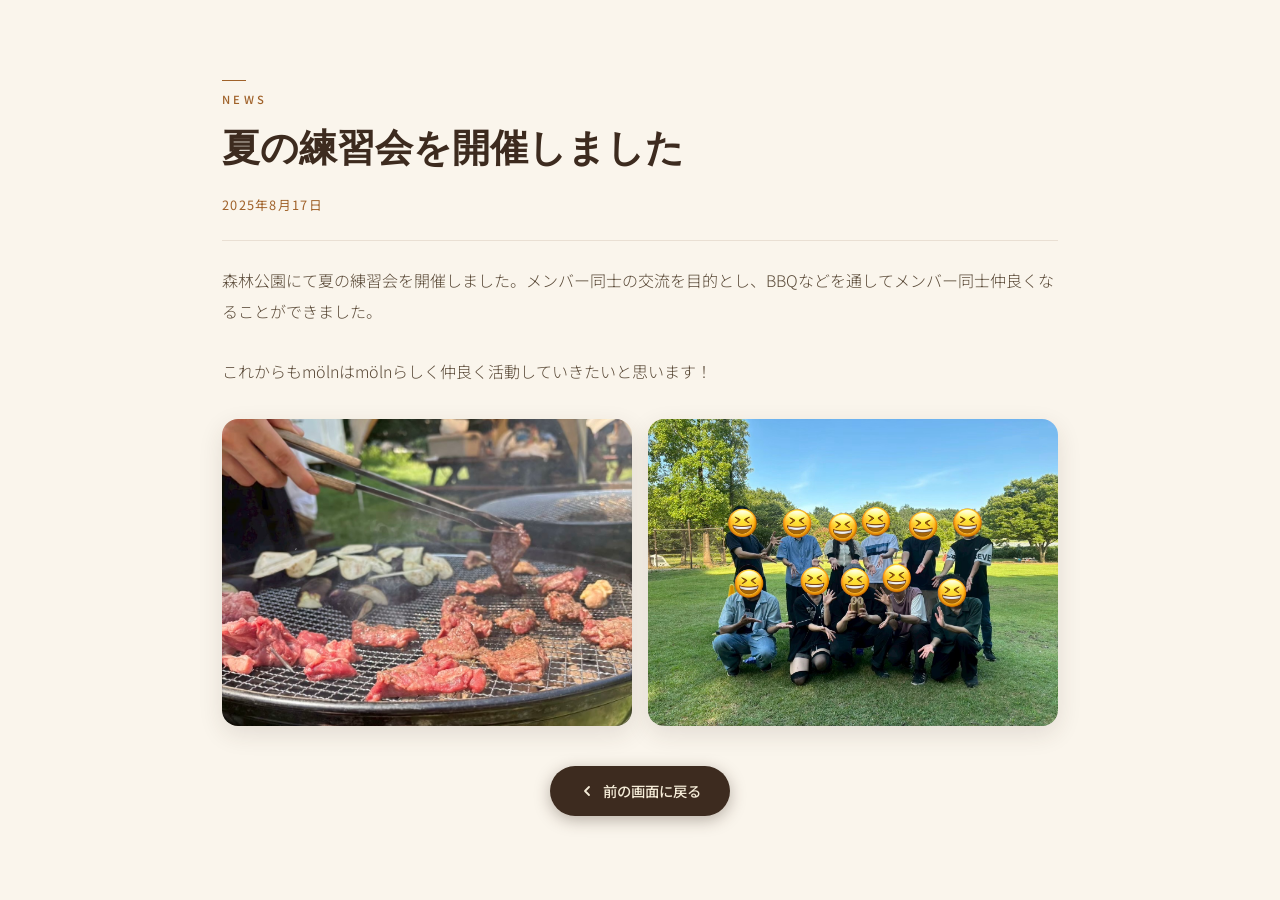
<file: article/25.08.17.html>
<!DOCTYPE html>
<html lang="ja">
<head>
  <meta charset="UTF-8" />
  <meta name="viewport" content="width=device-width, initial-scale=1.0" />
  <title>モルックサークル「möln」</title>
  <link rel="stylesheet" href="./article.css">
  <link rel="icon" type="image/png" href="photo/favicon.ico" />

  <!-- PWA設定 -->
  <meta name="theme-color" content="#5C3D2E" />
  <meta name="apple-mobile-web-app-capable" content="yes" />
  <meta name="apple-mobile-web-app-status-bar-style" content="default" />
  <meta name="apple-mobile-web-app-title" content="möln" />
  <link rel="apple-touch-icon" href="photo/App_icon.jpeg" />
  <link rel="manifest" href="manifest.json" />

  <link rel="preconnect" href="https://fonts.googleapis.com">
  <link rel="preconnect" href="https://fonts.gstatic.com" crossorigin>
  <link href="https://fonts.googleapis.com/css2?family=Playfair+Display:ital,wght@0,700;1,400&family=Noto+Sans+JP:wght@300;400;500;700&display=swap" rel="stylesheet">

</head>
<body>

  <div class="container">
    <!-- ニュース -->
    <section id="news">
      <div class="section-label">News</div>
      <h2>夏の練習会を開催しました</h2>
      <div class="news-meta">
        <span class="news-date">2025年8月17日</span>
      </div>
      <div class="news-body">
        <p>
          森林公園にて夏の練習会を開催しました。メンバー同士の交流を目的とし、BBQなどを通してメンバー同士仲良くなることができました。</br></br>

          これからもmölnはmölnらしく仲良く活動していきたいと思います！
        </p>
      </div>

      <div class="news-images">
        <div class="news-image-wrap">
          <img src="photo/25.08.17_0001.jpeg" alt="0001" />
        </div>

        <div class="news-image-wrap">
          <img src="photo/25.08.17_0002.jpeg" alt="0002" />
        </div>


      </div>

      <!-- 前の画面に戻るボタン -->
      <div class="back-btn-wrap">
        <a class="back-btn" onclick="history.back(); return false;" href="#">
          <svg viewBox="0 0 16 16" fill="none" xmlns="http://www.w3.org/2000/svg">
            <path d="M10 12L6 8L10 4" stroke="currentColor" stroke-width="1.8" stroke-linecap="round" stroke-linejoin="round"/>
          </svg>
          前の画面に戻る
        </a>
      </div>
    </section>
  </div>

  <script>
    // スクロールアニメーション
    const observer = new IntersectionObserver((entries) => {
      entries.forEach(entry => {
        if (entry.isIntersecting) {
          entry.target.classList.add('visible');
        }
      });
    }, { threshold: 0.1 });

    document.querySelectorAll('section').forEach(s => observer.observe(s));
  </script>
</body>
</html>
</file>
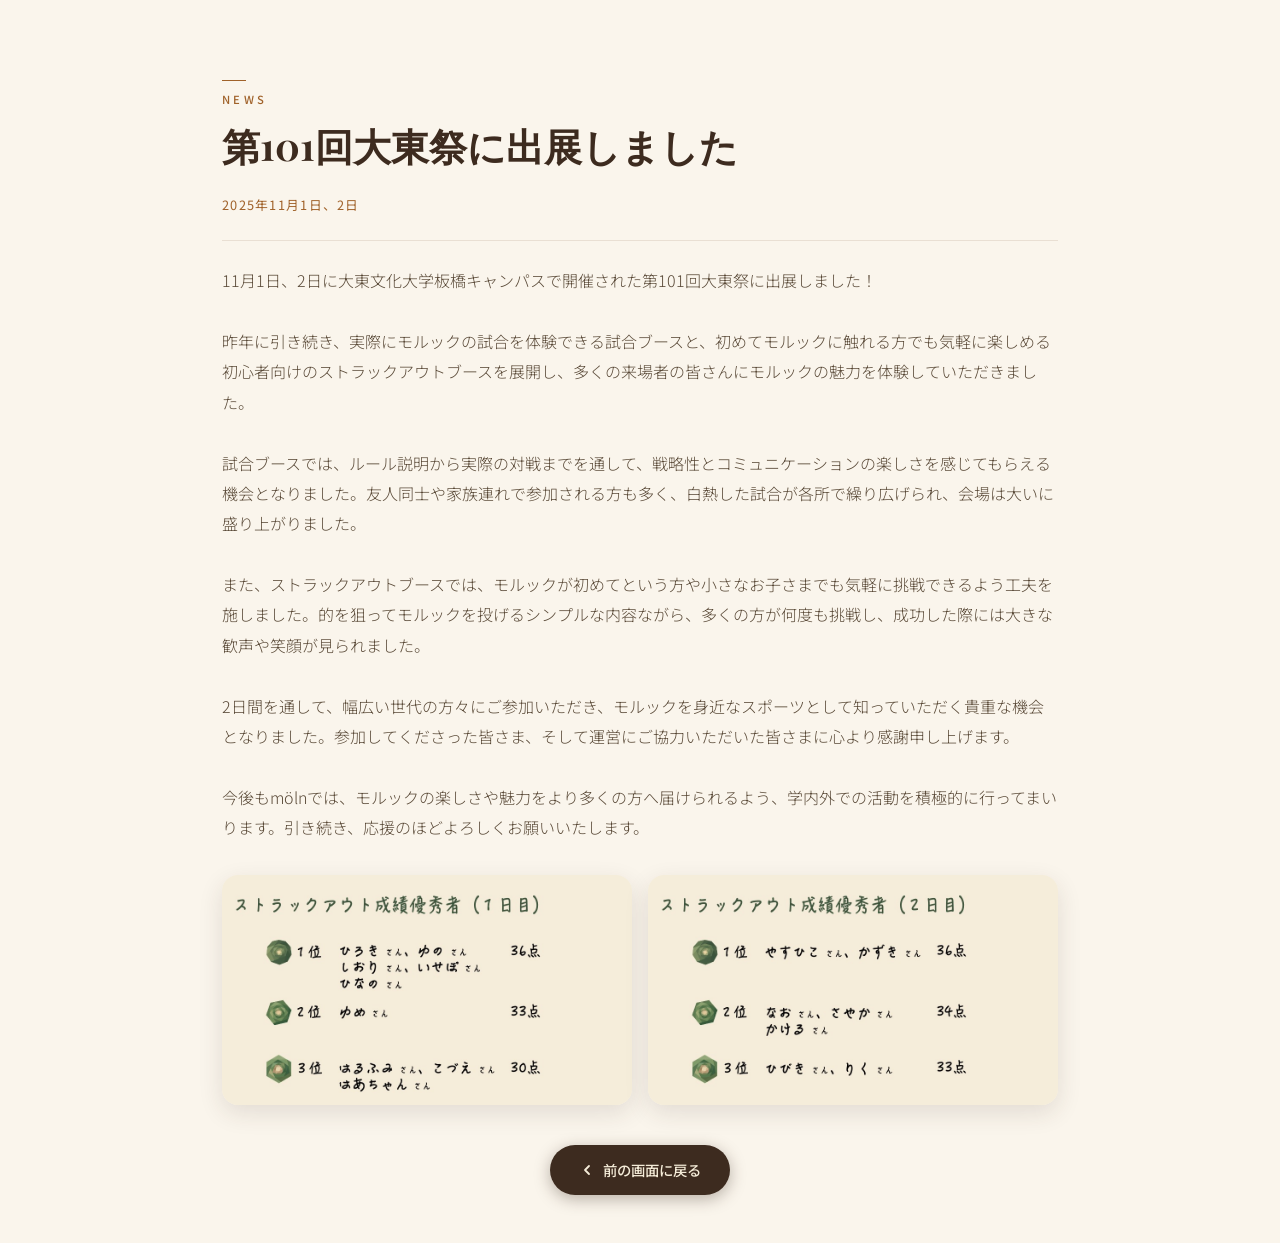
<file: article/25.11.02.html>
<!DOCTYPE html>
<html lang="ja">
<head>
  <meta charset="UTF-8" />
  <meta name="viewport" content="width=device-width, initial-scale=1.0" />
  <title>モルックサークル「möln」</title>
  <link rel="stylesheet" href="./article.css">
  <link rel="icon" type="image/png" href="photo/favicon.ico" />

  <!-- PWA設定 -->
  <meta name="theme-color" content="#5C3D2E" />
  <meta name="apple-mobile-web-app-capable" content="yes" />
  <meta name="apple-mobile-web-app-status-bar-style" content="default" />
  <meta name="apple-mobile-web-app-title" content="möln" />
  <link rel="apple-touch-icon" href="photo/App_icon.jpeg" />
  <link rel="manifest" href="manifest.json" />

  <link rel="preconnect" href="https://fonts.googleapis.com">
  <link rel="preconnect" href="https://fonts.gstatic.com" crossorigin>
  <link href="https://fonts.googleapis.com/css2?family=Playfair+Display:ital,wght@0,700;1,400&family=Noto+Sans+JP:wght@300;400;500;700&display=swap" rel="stylesheet">

</head>
<body>

  <div class="container">
    <!-- ニュース -->
    <section id="news">
      <div class="section-label">News</div>
      <h2>第101回大東祭に出展しました</h2>
      <div class="news-meta">
        <span class="news-date">2025年11月1日、2日</span>
      </div>
      <div class="news-body">
        <p>
         11月1日、2日に大東文化大学板橋キャンパスで開催された第101回大東祭に出展しました！</br></br>
         昨年に引き続き、実際にモルックの試合を体験できる試合ブースと、初めてモルックに触れる方でも気軽に楽しめる初心者向けのストラックアウトブースを展開し、多くの来場者の皆さんにモルックの魅力を体験していただきました。</br></br>
         試合ブースでは、ルール説明から実際の対戦までを通して、戦略性とコミュニケーションの楽しさを感じてもらえる機会となりました。友人同士や家族連れで参加される方も多く、白熱した試合が各所で繰り広げられ、会場は大いに盛り上がりました。</br></br>
         また、ストラックアウトブースでは、モルックが初めてという方や小さなお子さまでも気軽に挑戦できるよう工夫を施しました。的を狙ってモルックを投げるシンプルな内容ながら、多くの方が何度も挑戦し、成功した際には大きな歓声や笑顔が見られました。</br></br>
         2日間を通して、幅広い世代の方々にご参加いただき、モルックを身近なスポーツとして知っていただく貴重な機会となりました。参加してくださった皆さま、そして運営にご協力いただいた皆さまに心より感謝申し上げます。</br></br>
         今後もmölnでは、モルックの楽しさや魅力をより多くの方へ届けられるよう、学内外での活動を積極的に行ってまいります。引き続き、応援のほどよろしくお願いいたします。
        </p>
      </div>

      <div class="news-images">
        <div class="news-image-wrap">
          <img src="photo/25.11.02_0001.jpeg" alt="0001" />
        </div>

        <div class="news-image-wrap">
          <img src="photo/25.11.02_0002.jpeg" alt="0002" />
        </div>


      </div>

      <!-- 前の画面に戻るボタン -->
      <div class="back-btn-wrap">
        <a class="back-btn" onclick="history.back(); return false;" href="#">
          <svg viewBox="0 0 16 16" fill="none" xmlns="http://www.w3.org/2000/svg">
            <path d="M10 12L6 8L10 4" stroke="currentColor" stroke-width="1.8" stroke-linecap="round" stroke-linejoin="round"/>
          </svg>
          前の画面に戻る
        </a>
      </div>
    </section>
  </div>

  <script>
    // スクロールアニメーション
    const observer = new IntersectionObserver((entries) => {
      entries.forEach(entry => {
        if (entry.isIntersecting) {
          entry.target.classList.add('visible');
        }
      });
    }, { threshold: 0.1 });

    document.querySelectorAll('section').forEach(s => observer.observe(s));
  </script>
</body>
</html>
</file>
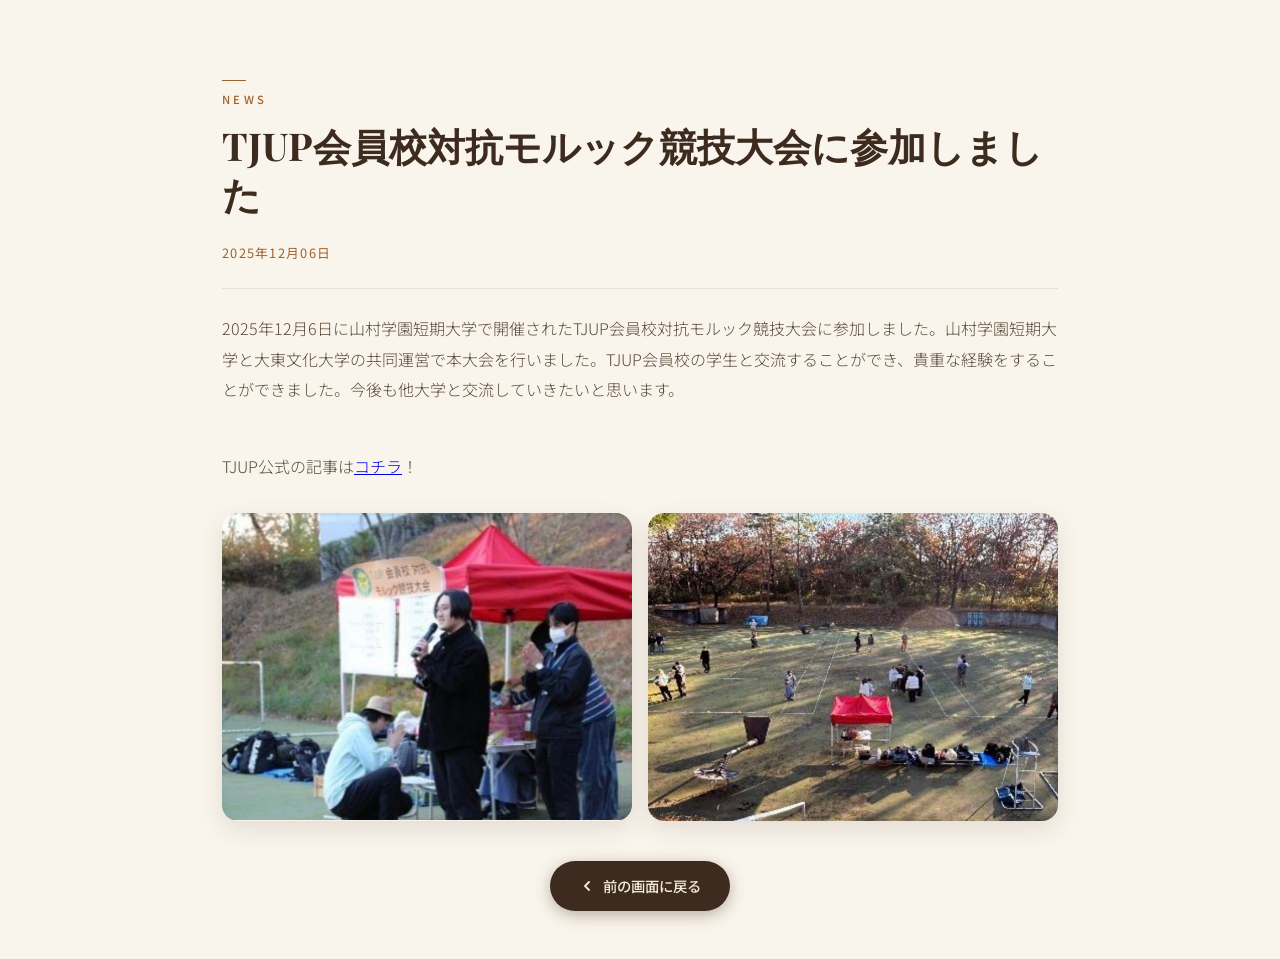
<file: article/25.12.06.html>
<!DOCTYPE html>
<html lang="ja">
<head>
  <meta charset="UTF-8" />
  <meta name="viewport" content="width=device-width, initial-scale=1.0" />
  <title>モルックサークル「möln」</title>
  <link rel="stylesheet" href="./article.css">
  <link rel="icon" type="image/png" href="photo/favicon.ico" />

  <!-- PWA設定 -->
  <meta name="theme-color" content="#5C3D2E" />
  <meta name="apple-mobile-web-app-capable" content="yes" />
  <meta name="apple-mobile-web-app-status-bar-style" content="default" />
  <meta name="apple-mobile-web-app-title" content="möln" />
  <link rel="apple-touch-icon" href="photo/App_icon.jpeg" />
  <link rel="manifest" href="manifest.json" />

  <link rel="preconnect" href="https://fonts.googleapis.com">
  <link rel="preconnect" href="https://fonts.gstatic.com" crossorigin>
  <link href="https://fonts.googleapis.com/css2?family=Playfair+Display:ital,wght@0,700;1,400&family=Noto+Sans+JP:wght@300;400;500;700&display=swap" rel="stylesheet">

</head>
<body>

  <div class="container">
    <!-- ニュース -->
    <section id="news">
      <div class="section-label">News</div>
      <h2>TJUP会員校対抗モルック競技大会に参加しました</h2>
      <div class="news-meta">
        <span class="news-date">2025年12月06日</span>
      </div>
      <div class="news-body">
        <p>
          2025年12月6日に山村学園短期大学で開催されたTJUP会員校対抗モルック競技大会に参加しました。山村学園短期大学と大東文化大学の共同運営で本大会を行いました。TJUP会員校の学生と交流することができ、貴重な経験をすることができました。今後も他大学と交流していきたいと思います。</br></br>
        </p>

        <p>TJUP公式の記事は<a href="https://www.tjup.org/8828/">コチラ</a>！</p>
      </div>

      <div class="news-images">
        <div class="news-image-wrap">
          <img src="photo/25.12.06_0001.jpeg" alt="0001" />
        </div>

        <div class="news-image-wrap">
          <img src="photo/25.12.06_0002.jpeg" alt="0002" />
        </div>


      </div>

      <!-- 前の画面に戻るボタン -->
      <div class="back-btn-wrap">
        <a class="back-btn" onclick="history.back(); return false;" href="#">
          <svg viewBox="0 0 16 16" fill="none" xmlns="http://www.w3.org/2000/svg">
            <path d="M10 12L6 8L10 4" stroke="currentColor" stroke-width="1.8" stroke-linecap="round" stroke-linejoin="round"/>
          </svg>
          前の画面に戻る
        </a>
      </div>
    </section>
  </div>

  <script>
    // スクロールアニメーション
    const observer = new IntersectionObserver((entries) => {
      entries.forEach(entry => {
        if (entry.isIntersecting) {
          entry.target.classList.add('visible');
        }
      });
    }, { threshold: 0.1 });

    document.querySelectorAll('section').forEach(s => observer.observe(s));
  </script>
</body>
</html>
</file>
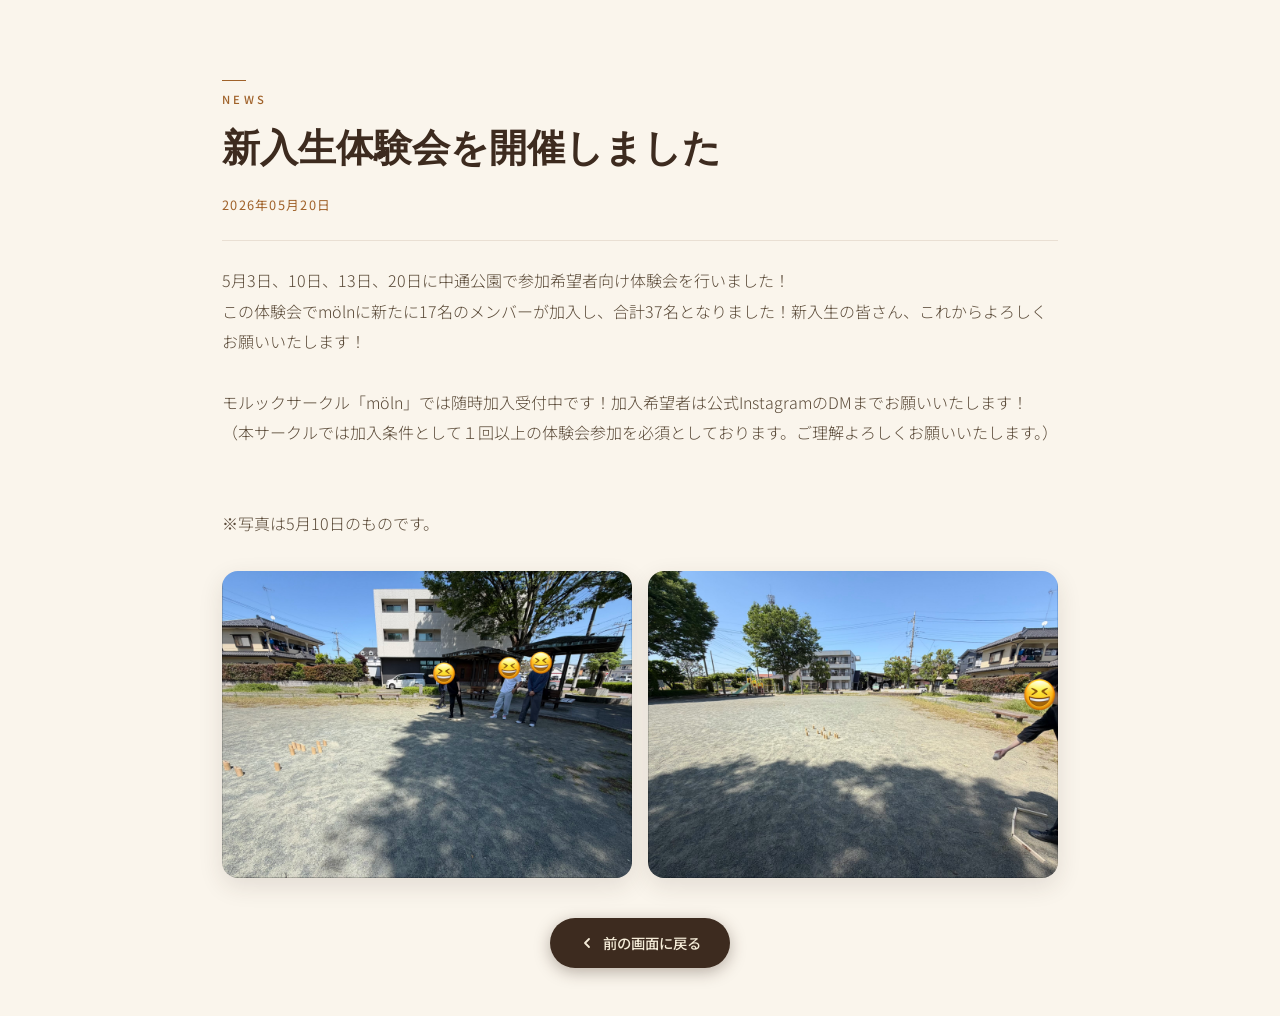
<file: article/26.05.20.html>
<!DOCTYPE html>
<html lang="ja">
<head>
  <meta charset="UTF-8" />
  <meta name="viewport" content="width=device-width, initial-scale=1.0" />
  <title>モルックサークル「möln」</title>
  <link rel="stylesheet" href="./article.css">
  <link rel="icon" type="image/png" href="photo/favicon.ico" />

  <!-- PWA設定 -->
  <meta name="theme-color" content="#5C3D2E" />
  <meta name="apple-mobile-web-app-capable" content="yes" />
  <meta name="apple-mobile-web-app-status-bar-style" content="default" />
  <meta name="apple-mobile-web-app-title" content="möln" />
  <link rel="apple-touch-icon" href="photo/App_icon.jpeg" />
  <link rel="manifest" href="manifest.json" />

  <link rel="preconnect" href="https://fonts.googleapis.com">
  <link rel="preconnect" href="https://fonts.gstatic.com" crossorigin>
  <link href="https://fonts.googleapis.com/css2?family=Playfair+Display:ital,wght@0,700;1,400&family=Noto+Sans+JP:wght@300;400;500;700&display=swap" rel="stylesheet">

</head>
<body>

  <div class="container">
    <!-- ニュース -->
    <section id="news">
      <div class="section-label">News</div>
      <h2>新入生体験会を開催しました</h2>
      <div class="news-meta">
        <span class="news-date">2026年05月20日</span>
      </div>
      <div class="news-body">
        <p>
          5月3日、10日、13日、20日に中通公園で参加希望者向け体験会を行いました！</br>
この体験会でmölnに新たに17名のメンバーが加入し、合計37名となりました！新入生の皆さん、これからよろしくお願いいたします！</br></br>

モルックサークル「möln」では随時加入受付中です！加入希望者は公式InstagramのDMまでお願いいたします！（本サークルでは加入条件として１回以上の体験会参加を必須としております。ご理解よろしくお願いいたします。）</br></br></br>


※写真は5月10日のものです。
        </p>
      </div>

      <div class="news-images">
        <div class="news-image-wrap">
          <img src="photo/26.05.20_0001.jpeg" alt="0001" />
        </div>

        <div class="news-image-wrap">
          <img src="photo/26.05.20_0002.jpeg" alt="0002" />
        </div>


      </div>

      <!-- 前の画面に戻るボタン -->
      <div class="back-btn-wrap">
        <a class="back-btn" onclick="history.back(); return false;" href="#">
          <svg viewBox="0 0 16 16" fill="none" xmlns="http://www.w3.org/2000/svg">
            <path d="M10 12L6 8L10 4" stroke="currentColor" stroke-width="1.8" stroke-linecap="round" stroke-linejoin="round"/>
          </svg>
          前の画面に戻る
        </a>
      </div>
    </section>
  </div>

  <script>
    // スクロールアニメーション
    const observer = new IntersectionObserver((entries) => {
      entries.forEach(entry => {
        if (entry.isIntersecting) {
          entry.target.classList.add('visible');
        }
      });
    }, { threshold: 0.1 });

    document.querySelectorAll('section').forEach(s => observer.observe(s));
  </script>
</body>
</html>
</file>
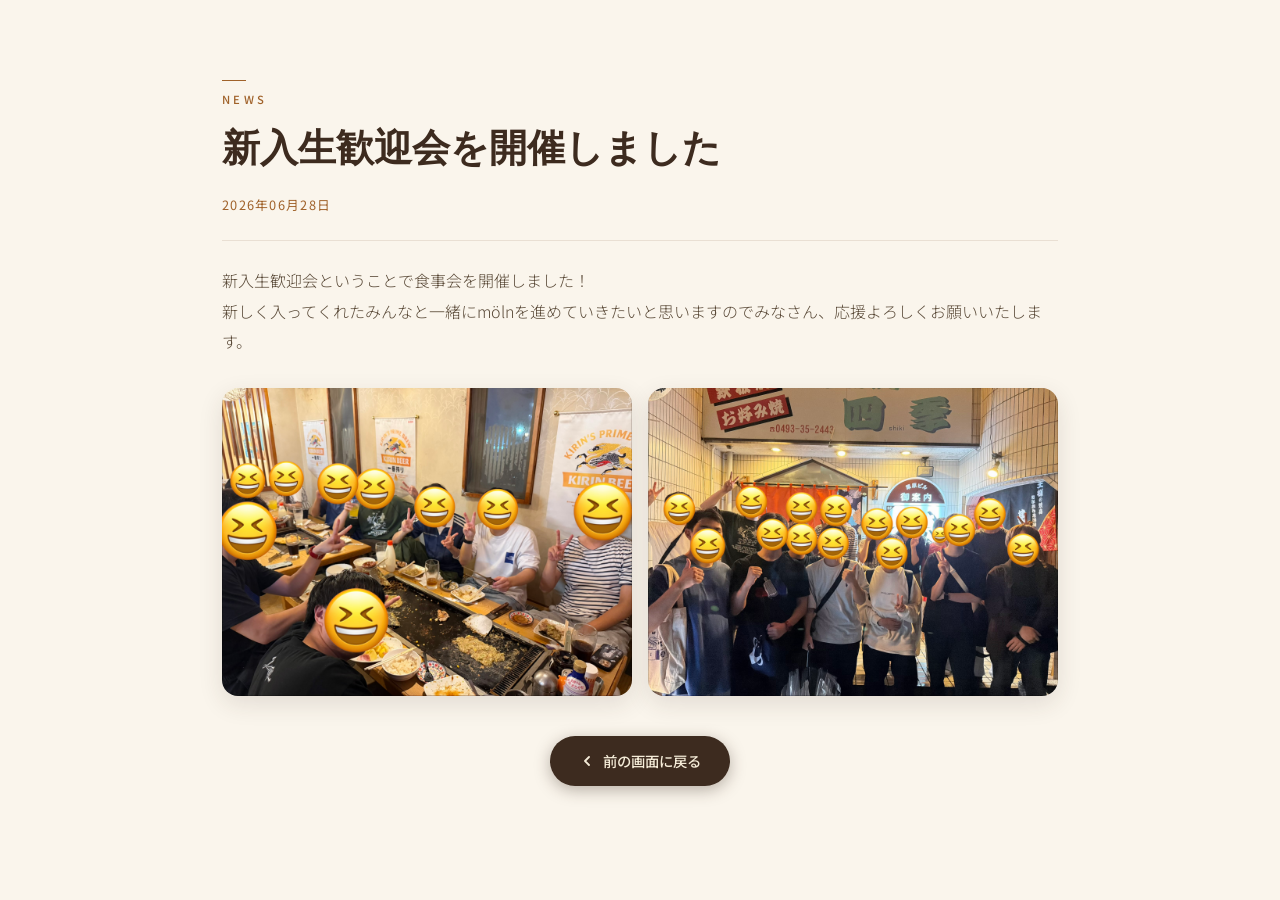
<file: article/26.06.28.html>
<!DOCTYPE html>
<html lang="ja">
<head>
  <meta charset="UTF-8" />
  <meta name="viewport" content="width=device-width, initial-scale=1.0" />
  <title>モルックサークル「möln」</title>
  <link rel="stylesheet" href="./article.css">
  <link rel="icon" type="image/png" href="photo/favicon.ico" />

  <!-- PWA設定 -->
  <meta name="theme-color" content="#5C3D2E" />
  <meta name="apple-mobile-web-app-capable" content="yes" />
  <meta name="apple-mobile-web-app-status-bar-style" content="default" />
  <meta name="apple-mobile-web-app-title" content="möln" />
  <link rel="apple-touch-icon" href="photo/App_icon.jpeg" />
  <link rel="manifest" href="manifest.json" />

  <link rel="preconnect" href="https://fonts.googleapis.com">
  <link rel="preconnect" href="https://fonts.gstatic.com" crossorigin>
  <link href="https://fonts.googleapis.com/css2?family=Playfair+Display:ital,wght@0,700;1,400&family=Noto+Sans+JP:wght@300;400;500;700&display=swap" rel="stylesheet">

</head>
<body>

  <div class="container">
    <!-- ニュース -->
    <section id="news">
      <div class="section-label">News</div>
      <h2>新入生歓迎会を開催しました</h2>
      <div class="news-meta">
        <span class="news-date">2026年06月28日</span>
      </div>
      <div class="news-body">
        <p>
          新入生歓迎会ということで食事会を開催しました！</br>新しく入ってくれたみんなと一緒にmölnを進めていきたいと思いますのでみなさん、応援よろしくお願いいたします。
        </p>
      </div>

      <div class="news-images">
        <div class="news-image-wrap">
          <img src="photo/26.06.28_0001.jpeg" alt="0001" />
        </div>

        <div class="news-image-wrap">
          <img src="photo/26.06.28_0002.jpeg" alt="0002" />
        </div>


      </div>

      <!-- 前の画面に戻るボタン -->
      <div class="back-btn-wrap">
        <a class="back-btn" onclick="history.back(); return false;" href="#">
          <svg viewBox="0 0 16 16" fill="none" xmlns="http://www.w3.org/2000/svg">
            <path d="M10 12L6 8L10 4" stroke="currentColor" stroke-width="1.8" stroke-linecap="round" stroke-linejoin="round"/>
          </svg>
          前の画面に戻る
        </a>
      </div>
    </section>
  </div>

  <script>
    // スクロールアニメーション
    const observer = new IntersectionObserver((entries) => {
      entries.forEach(entry => {
        if (entry.isIntersecting) {
          entry.target.classList.add('visible');
        }
      });
    }, { threshold: 0.1 });

    document.querySelectorAll('section').forEach(s => observer.observe(s));
  </script>
</body>
</html>
</file>
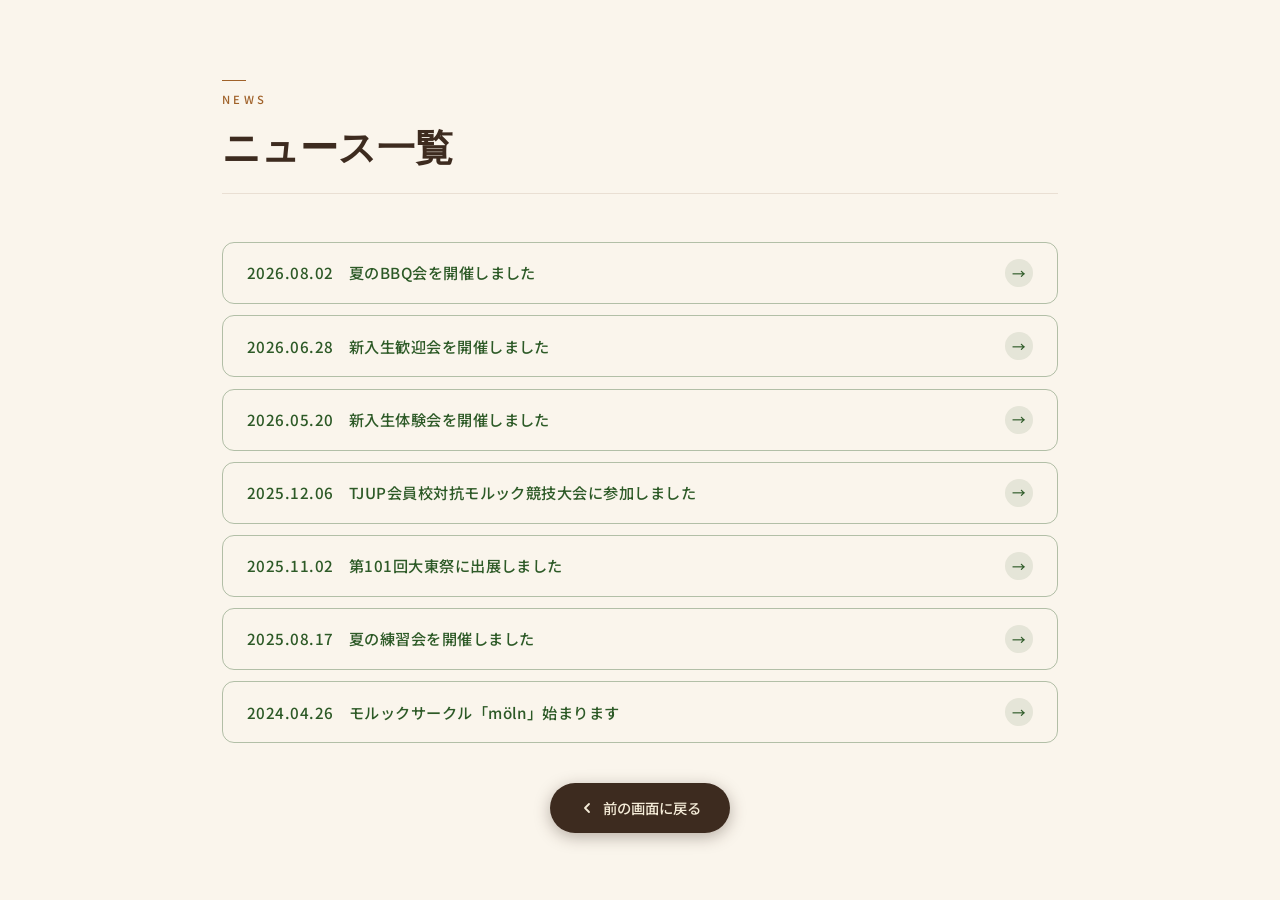
<file: article/article_all.html>
<!DOCTYPE html>
<html lang="ja">
<head>
  <meta charset="UTF-8" />
  <meta name="viewport" content="width=device-width, initial-scale=1.0" />
  <title>モルックサークル「möln」</title>
  <link rel="stylesheet" href="./article.css">
  <link rel="icon" type="image/png" href="photo/favicon.ico" />

  <!-- PWA設定 -->
  <meta name="theme-color" content="#5C3D2E" />
  <meta name="apple-mobile-web-app-capable" content="yes" />
  <meta name="apple-mobile-web-app-status-bar-style" content="default" />
  <meta name="apple-mobile-web-app-title" content="möln" />
  <link rel="apple-touch-icon" href="photo/App_icon.jpeg" />
  <link rel="manifest" href="manifest.json" />

  <link rel="preconnect" href="https://fonts.googleapis.com">
  <link rel="preconnect" href="https://fonts.gstatic.com" crossorigin>
  <link href="https://fonts.googleapis.com/css2?family=Playfair+Display:ital,wght@0,700;1,400&family=Noto+Sans+JP:wght@300;400;500;700&display=swap" rel="stylesheet">

  <style>
    /* ===== 記事遷移ボタン ===== */
    .link-list {
      display: flex;
      flex-direction: column;
      gap: 0.7rem;
      margin-top: 1.5rem;
    }

    .btn {
      display: inline-flex;
      align-items: center;
      justify-content: space-between;
      gap: 1rem;
      padding: 1rem 1.5rem;
      border-radius: 12px;
      font-size: 0.95rem;
      font-weight: 500;
      font-family: 'Noto Sans JP', sans-serif;
      text-decoration: none;
      transition: all 0.3s ease;
      cursor: pointer;
      letter-spacing: 0.03em;
    }

    .btn-outline {
      background: transparent;
      color: var(--forest);
      border: 1.5px solid rgba(45,90,39,0.35);
      width: 100%;
      box-sizing: border-box;
    }

    .btn-outline:hover {
      background: var(--forest);
      color: #fff;
      border-color: var(--forest);
      transform: translateX(4px);
    }

    .btn-outline:hover .btn-arrow {
      background: rgba(255,255,255,0.2);
      color: #fff;
    }

    .btn-label {
      flex: 1;
      min-width: 0;
      overflow: hidden;
      white-space: nowrap;
      text-overflow: ellipsis;
    }

    .btn-arrow {
      flex-shrink: 0;
      width: 28px;
      height: 28px;
      background: rgba(45,90,39,0.1);
      border-radius: 50%;
      display: flex;
      align-items: center;
      justify-content: center;
      font-size: 0.85rem;
      transition: transform 0.25s, background 0.25s;
      color: var(--forest);
    }

    .btn:hover .btn-arrow {
      transform: translateX(3px);
    }
  </style>
</head>
<body>

  <div class="container">
    <!-- ニュース -->
    <section id="news">
      <div class="section-label">News</div>
      <h2>ニュース一覧</h2>
      <div class="news-body">
        <p>
          
        </p>
      </div>

      <div class="link-list">
        <a class="btn btn-outline" href="./26.08.02.html"><span class="btn-label">2026.08.02　夏のBBQ会を開催しました</span><span class="btn-arrow">→</span></a>
        <a class="btn btn-outline" href="./26.06.28.html"><span class="btn-label">2026.06.28　新入生歓迎会を開催しました</span><span class="btn-arrow">→</span></a>
        <a class="btn btn-outline" href="./26.05.20.html"><span class="btn-label">2026.05.20　新入生体験会を開催しました</span><span class="btn-arrow">→</span></a>
        <a class="btn btn-outline" href="./25.12.06.html"><span class="btn-label">2025.12.06　TJUP会員校対抗モルック競技大会に参加しました</span><span class="btn-arrow">→</span></a>
        <a class="btn btn-outline" href="./25.11.02.html"><span class="btn-label">2025.11.02　第101回大東祭に出展しました</span><span class="btn-arrow">→</span></a>
        <a class="btn btn-outline" href="./25.08.17.html"><span class="btn-label">2025.08.17　夏の練習会を開催しました</span><span class="btn-arrow">→</span></a>
        <a class="btn btn-outline" href="./24.04.26.html"><span class="btn-label">2024.04.26　モルックサークル「möln」始まります</span><span class="btn-arrow">→</span></a>

      </div>

      <!-- 前の画面に戻るボタン -->
      <div class="back-btn-wrap">
        <a class="back-btn" onclick="history.back(); return false;" href="#">
          <svg viewBox="0 0 16 16" fill="none" xmlns="http://www.w3.org/2000/svg">
            <path d="M10 12L6 8L10 4" stroke="currentColor" stroke-width="1.8" stroke-linecap="round" stroke-linejoin="round"/>
          </svg>
          前の画面に戻る
        </a>
      </div>
    </section>
  </div>

  <script>
    // スクロールアニメーション
    const observer = new IntersectionObserver((entries) => {
      entries.forEach(entry => {
        if (entry.isIntersecting) {
          entry.target.classList.add('visible');
        }
      });
    }, { threshold: 0.1 });

    document.querySelectorAll('section').forEach(s => observer.observe(s));
  </script>
</body>
</html>
</file>
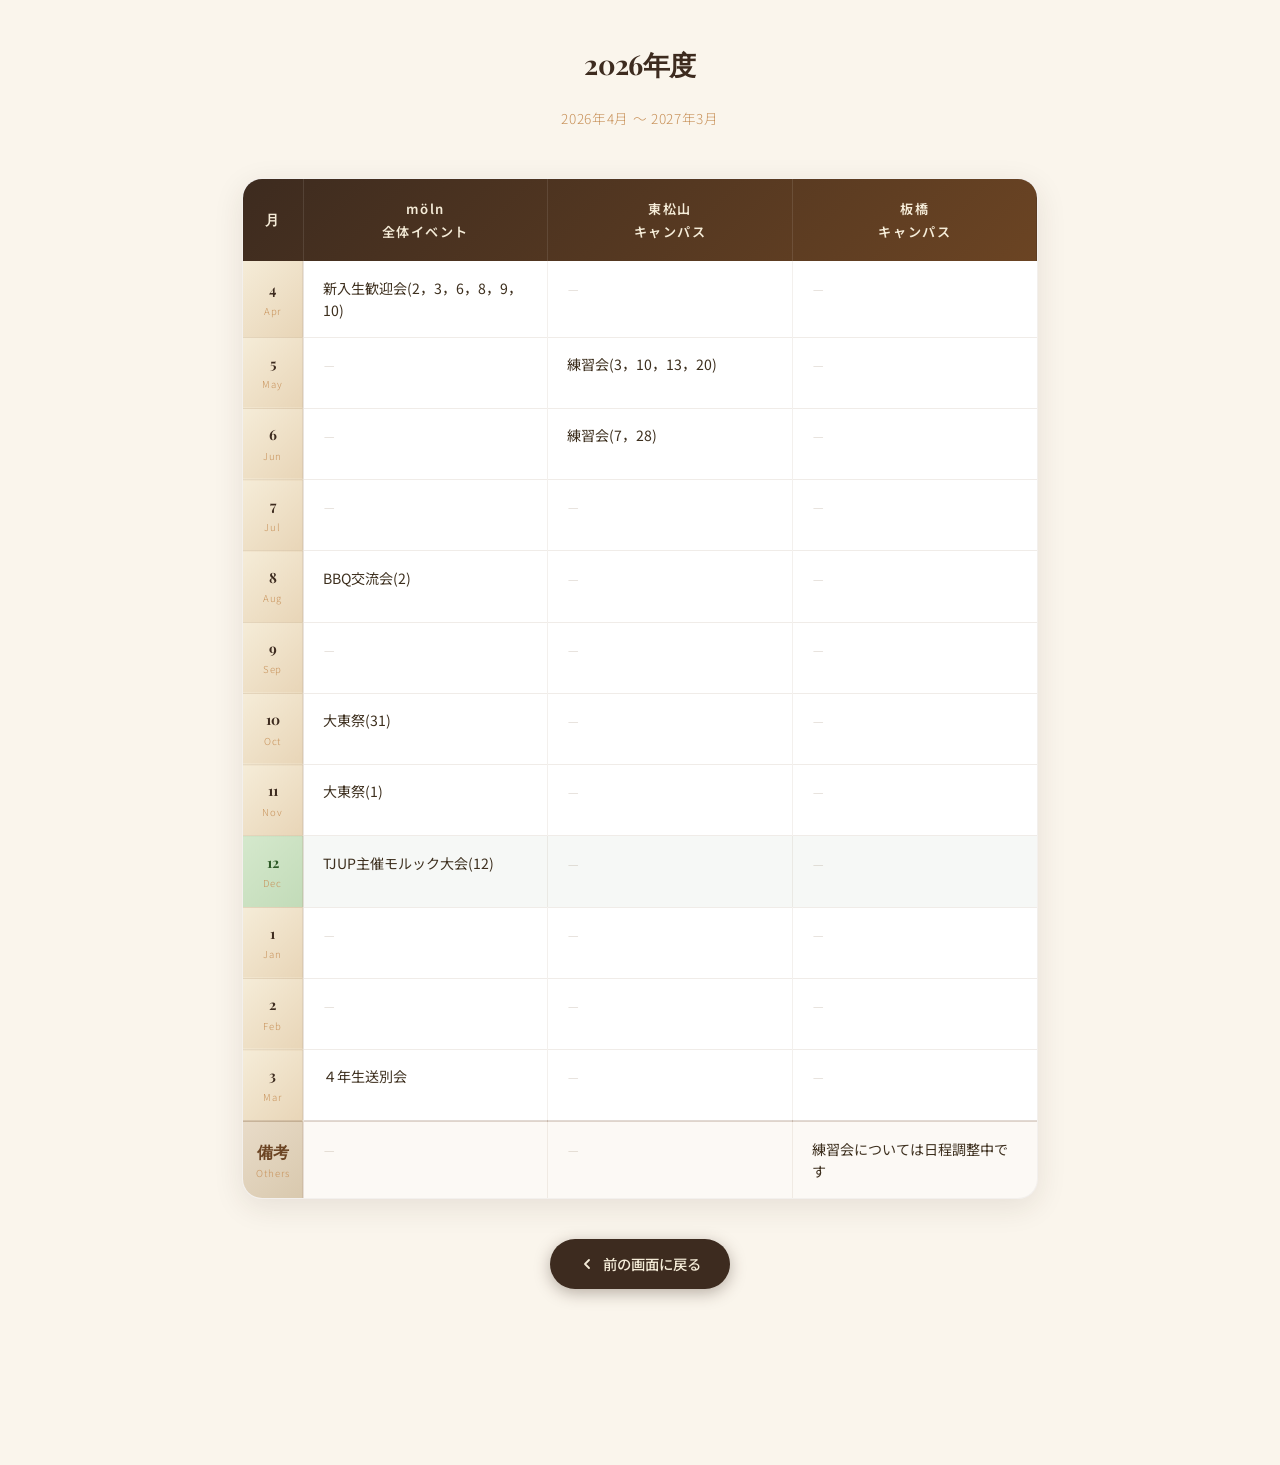
<file: contents/calendar.html>
<!DOCTYPE html>
<html lang="ja">
<head>
  <meta charset="UTF-8" />
  <meta name="viewport" content="width=device-width, initial-scale=1" />
  <title>モルックサークル「möln」</title>
  <link rel="icon" type="image/png" href="photo/favicon.ico" />
  <meta name="theme-color" content="#5C3D2E" />

  <link rel="preconnect" href="https://fonts.googleapis.com">
  <link rel="preconnect" href="https://fonts.gstatic.com" crossorigin>
  <link href="https://fonts.googleapis.com/css2?family=Playfair+Display:ital,wght@0,700;1,400&family=Noto+Sans+JP:wght@300;400;500;700&display=swap" rel="stylesheet">

  <style>
    :root {
      --wood-dark:   #3D2B1F;
      --wood-mid:    #6B4423;
      --wood-light:  #A0622A;
      --wood-pale:   #C8925A;
      --birch:       #E8D5B7;
      --birch-light: #F5ECD8;
      --forest:      #2D5A27;
      --forest-light:#4A8C42;
      --cream:       #FAF5EC;
      --chalk:       #FFFDF8;
      --ink-soft:    #3D2F1E;
      --red-event:   #8B3A2F;
      --blue-event:  #2D5A99;
    }

    html { scroll-behavior: smooth; }
    * { margin: 0; padding: 0; box-sizing: border-box; }

    body {
      font-family: 'Noto Sans JP', sans-serif;
      background: var(--cream);
      color: var(--ink-soft);
      line-height: 1.8;
      overflow-x: hidden;
    }


    /* ===== CONTAINER ===== */
    .container {
      padding: 2.5rem 2rem 10rem;
      max-width: 860px;
      margin: auto;
    }

    /* ===== YEAR NAV ===== */
    .year-nav {
      display: flex; align-items: center; justify-content: center;
      gap: 1.5rem; margin-bottom: 2.5rem;
    }
    .year-title {
      font-family: 'Playfair Display', serif;
      font-size: 1.7rem; font-weight: 700;
      color: var(--wood-dark); letter-spacing: -0.02em;
      text-align: center; min-width: 180px;
    }
    .year-title small {
      font-size: 0.85rem; font-weight: 300;
      color: var(--wood-pale); letter-spacing: 0.05em;
      font-family: 'Noto Sans JP', sans-serif;
    }

    /* ===== TABLE WRAPPER ===== */
    .table-wrap {
      background: white;
      border-radius: 20px;
      box-shadow: 0 8px 30px rgba(61,43,31,0.1);
      border: 1px solid rgba(107,68,35,0.08);
      overflow: hidden;
      animation: fadeInUp 0.6s ease forwards;
      position: relative;
    }

    @keyframes fadeInUp {
      from { opacity:0; transform:translateY(20px); }
      to   { opacity:1; transform:translateY(0); }
    }

    /* ===== SCHEDULE TABLE ===== */
    .schedule-table {
      width: 100%;
      border-collapse: collapse;
      table-layout: fixed;
    }

    /* thead */
    .schedule-table thead tr {
      background: linear-gradient(135deg, var(--wood-dark) 0%, var(--wood-mid) 100%);
    }
    .schedule-table thead th {
      padding: 1.1rem 1.2rem;
      font-family: 'Noto Sans JP', sans-serif;
      font-size: 0.82rem;
      font-weight: 600;
      color: var(--birch-light);
      letter-spacing: 0.12em;
      text-align: center;
      border-right: 1px solid rgba(255,255,255,0.1);
    }
    .schedule-table thead th:last-child { border-right: none; }
    .schedule-table thead th.th-month {
      width: 60px;
      font-family: 'Playfair Display', serif;
      font-size: 0.88rem;
    }

    /* tbody rows */
    .schedule-table tbody tr {
      border-bottom: 1px solid rgba(107,68,35,0.1);
      transition: background 0.15s;
    }
    .schedule-table tbody tr:last-child { border-bottom: none; }
    .schedule-table tbody tr:hover { background: rgba(107,68,35,0.025); }
    .schedule-table tbody tr.current-month {
      background: rgba(45,90,39,0.04);
    }
    .schedule-table tbody tr.current-month:hover {
      background: rgba(45,90,39,0.07);
    }

    /* tbody cells */
    .schedule-table tbody td {
      padding: 0.95rem 1.2rem;
      vertical-align: top;
      border-right: 1px solid rgba(107,68,35,0.08);
      font-size: 0.88rem;
      line-height: 1.6;
    }
    .schedule-table tbody td:last-child { border-right: none; }

    /* month cell */
    .td-month {
      text-align: center;
      font-family: 'Playfair Display', serif;
      font-size: 1.25rem;
      font-weight: 700;
      color: var(--wood-dark);
      background: linear-gradient(135deg, var(--birch-light) 0%, var(--birch) 100%);
      border-right: 2px solid rgba(107,68,35,0.15) !important;
      vertical-align: middle !important;
      white-space: nowrap;
      padding: 0.95rem 0.8rem !important;
    }
    .td-month .month-sub {
      display: block;
      font-family: 'Noto Sans JP', sans-serif;
      font-size: 0.6rem;
      font-weight: 300;
      color: var(--wood-pale);
      letter-spacing: 0.1em;
      margin-top: 2px;
    }
    .current-month .td-month {
      background: linear-gradient(135deg, #d4e8cc 0%, #c2dbb8 100%);
      color: var(--forest);
    }


    /* event tags inside cells */
    .event-tag {
      display: inline-flex;
      align-items: center;
      gap: 5px;
      background: var(--birch-light);
      border: 1px solid rgba(107,68,35,0.15);
      border-radius: 6px;
      padding: 0.2rem 0.6rem;
      font-size: 0.78rem;
      font-weight: 500;
      color: var(--ink-soft);
      margin: 2px 2px;
      white-space: nowrap;
      line-height: 1.4;
    }
    .event-tag .pip {
      width: 6px; height: 6px;
      border-radius: 2px;
      flex-shrink: 0;
    }
    .pip-practice   { background: var(--forest); }
    .pip-tournament { background: var(--red-event); }
    .pip-social     { background: var(--blue-event); }
    .pip-other      { background: var(--wood-pale); }

    .cell-empty {
      color: rgba(107,68,35,0.2);
      font-size: 0.75rem;
      font-style: italic;
    }

    /* ===== NOTES ROW ===== */
    .notes-row {
      border-top: 2px solid rgba(107,68,35,0.2) !important;
      background: rgba(200,146,90,0.06);
    }
    .notes-row:hover { background: rgba(200,146,90,0.1) !important; }
    .td-notes-label {
      background: linear-gradient(135deg, #e8dbc8 0%, #d9c9ae 100%) !important;
      color: var(--wood-mid) !important;
      font-size: 1rem !important;
    }
    .td-notes {
      font-size: 0.85rem;
      color: var(--ink-soft);
    }

    /* ===== LEGEND ===== */
    .legend {
      display: flex; flex-wrap: wrap;
      gap: 0.8rem; justify-content: center;
      margin-bottom: 1.5rem;
    }
    .legend-item { display:flex; align-items:center; gap:0.4rem; font-size:0.82rem; color:var(--ink-soft); }
    .legend-dot { width:10px; height:10px; border-radius:3px; flex-shrink:0; }

    /* ===== BOTTOM BUTTON ===== */
    .bottom-button {
      padding: 1rem 2rem; font-size: 1rem;
      border: none; border-radius: 12px;
      cursor: pointer; font-weight: 600;
      font-family: 'Noto Sans JP', sans-serif;
      transition: all 0.3s ease;
      position: relative; overflow: hidden;
      display: block; margin: 1rem auto;
      text-decoration: none; text-align: center;
      width: 260px; letter-spacing: 0.05em;
    }
    .bottom-button::before {
      content:''; position:absolute; top:0; left:-100%;
      width:100%; height:100%;
      background:linear-gradient(90deg,transparent,rgba(255,255,255,0.15),transparent);
      transition:left 0.5s;
    }
    .bottom-button:hover::before { left:100%; }
    .bottom-button:hover { transform:translateY(-2px); text-decoration:none; }
    .home-btn { background:var(--forest); color:white; box-shadow:0 4px 15px rgba(45,90,39,0.3); }
    .home-btn:hover { background:var(--forest-light); box-shadow:0 8px 25px rgba(45,90,39,0.4); }

    /* ===== BACK BUTTON ===== */
    .back-btn-wrap {
      display: flex;
      justify-content: center;
      margin-top: 2.5rem;
      padding-bottom: 1rem;
    }

    .back-btn {
      display: inline-flex;
      align-items: center;
      gap: 0.5rem;
      background: var(--wood-dark);
      color: var(--birch-light);
      font-family: 'Noto Sans JP', sans-serif;
      font-size: 0.9rem;
      font-weight: 500;
      padding: 0.75rem 1.8rem;
      border-radius: 100px;
      border: none;
      cursor: pointer;
      text-decoration: none;
      box-shadow: 0 4px 16px rgba(61,43,31,0.35);
      transition: all 0.25s ease;
      white-space: nowrap;
    }

    .back-btn:hover {
      background: var(--wood-mid);
      transform: translateY(-2px);
      box-shadow: 0 8px 24px rgba(61,43,31,0.4);
      color: var(--birch-light);
    }

    .back-btn svg {
      width: 16px;
      height: 16px;
      flex-shrink: 0;
    }


    ::-webkit-scrollbar { width:6px; }
    ::-webkit-scrollbar-track { background:var(--cream); }
    ::-webkit-scrollbar-thumb { background:var(--wood-pale);border-radius:3px; }

    /* mobile scroll */
    @media (max-width: 640px) {
      .container { padding:4rem 0.8rem 3rem; }
      .table-wrap { border-radius:14px; overflow-x:auto; }
      .schedule-table { min-width: 480px; }
      .bottom-button { width:100%; }
    }
  </style>
</head>
<body>


<div class="container">

  <!-- Year title -->
  <!-- ↓↓↓ 年度をここで変更してください ↓↓↓ -->
  <div class="year-nav">
    <div class="year-title" id="yearTitle"></div>
  </div>

  <!-- Table -->
  <div class="table-wrap">
    <table class="schedule-table" id="scheduleTable">
      <thead>
        <tr>
          <th class="th-month">月</th>
          <th>möln</br>全体イベント</th>
          <th>東松山</br>キャンパス</th>
          <th>板橋</br>キャンパス</th>
        </tr>
      </thead>
      <tbody id="tableBody"></tbody>
    </table>
  </div>

  <!-- 前の画面に戻るボタン -->
  <div class="back-btn-wrap">
    <a class="back-btn" onclick="window.history.back(); return false;" href="#">
      <svg viewBox="0 0 16 16" fill="none" xmlns="http://www.w3.org/2000/svg">
        <path d="M10 12L6 8L10 4" stroke="currentColor" stroke-width="1.8" stroke-linecap="round" stroke-linejoin="round"/>
      </svg>
      前の画面に戻る
    </a>
  </div>
</div>

<script>
  // =========================================================
  // 【年度の変更方法】
  //
  //   下の FISCAL_YEAR の数字を書き換えてください。
  //   例）2025 → 2026 年度にしたい場合：
  //       const FISCAL_YEAR = 2026;
  // =========================================================
  const FISCAL_YEAR = 2026;

  // =========================================================
  // 【予定の追加・編集方法】
  //
  //   下の events 配列を編集してください。
  //   年度の指定は不要です。ページを開いた時点の年度が自動で使われます。
  //
  //   month : 月を数字で指定（1〜12）
  //   col   : 列を文字列で指定
  //             "all"              → möln 全体イベント
  //             "higashimatsuyama" → 東松山
  //             "itabashi"         → 板橋
  //   name  : イベント名（表示される文字列）
  //
  //   【記入例】
  //   { month:5, col:"all", name:"練習会" },
  // =========================================================
  const events = [

    // --- möln 全体イベント ---
    { month:4,  col:"all",              name:"新入生歓迎会(2，3，6，8，9，10)" },
    { month:8,  col:"all",              name:"BBQ交流会(2)" },
    { month:10, col:"all",              name:"大東祭(31)" },
    { month:11, col:"all",              name:"大東祭(1)" },
    { month:12, col:"all",              name:"TJUP主催モルック大会(12)" },
    { month:3,  col:"all",              name:"４年生送別会" },

    // --- 東松山 ---
    { month:5,  col:"higashimatsuyama", name:"練習会(3，10，13，20)" },
    { month:6,  col:"higashimatsuyama", name:"練習会(7，28)" },
    



    // --- 板橋 ---
    
    



  ];

  // =========================================================
  // 【備考の追加・編集方法】
  //
  //   下の notes 配列を編集してください。
  //   書き方は events 配列と同じです。
  //
  //   col   : 列を文字列で指定
  //             "all"              → möln 全体イベント
  //             "higashimatsuyama" → 東松山
  //             "itabashi"         → 板橋
  //   name  : 備考の内容（表示される文字列）
  //   ※ month の指定は不要です（備考欄は月に関係なく表示されます）
  //
  //   【記入例】
  //   { col:"all", name:"詳細は別途連絡します" },
  // =========================================================
  const notes = [

    // --- möln 全体イベント の備考 ---


    // --- 東松山 の備考 ---


    // --- 板橋 の備考 ---
    { col:"itabashi",              name:"練習会については日程調整中です" },


  ];

  // =========================================================
  // 以下は変更不要です
  // =========================================================
  const FISCAL_MONTHS = [4,5,6,7,8,9,10,11,12,1,2,3];
  const MONTH_EN = {4:"Apr",5:"May",6:"Jun",7:"Jul",8:"Aug",9:"Sep",10:"Oct",11:"Nov",12:"Dec",1:"Jan",2:"Feb",3:"Mar"};

  function getCurrentFiscalYear() {
    const today = new Date();
    return today.getMonth() >= 3 ? today.getFullYear() : today.getFullYear() - 1;
  }

  function render() {
    const fy = FISCAL_YEAR;
    const today = new Date();

    document.getElementById('yearTitle').innerHTML =
      `${fy}年度<br><small>${fy}年4月 〜 ${fy + 1}年3月</small>`;

    const tbody = document.getElementById('tableBody');
    tbody.innerHTML = '';

    FISCAL_MONTHS.forEach(m => {
      const isCurrent = today.getMonth() + 1 === m;
      const row = document.createElement('tr');
      if (isCurrent) row.classList.add('current-month');

      const tdMonth = document.createElement('td');
      tdMonth.className = 'td-month';
      tdMonth.innerHTML = `${m}<span class="month-sub">${MONTH_EN[m]}</span>`;
      row.appendChild(tdMonth);

      ['all', 'higashimatsuyama', 'itabashi'].forEach(col => {
        const td = document.createElement('td');
        const colEvents = events.filter(e => e.month === m && e.col === col);
        td.innerHTML = colEvents.length
          ? colEvents.map(e => e.name).join('<br>')
          : '<span class="cell-empty">—</span>';
        row.appendChild(td);
      });

      tbody.appendChild(row);

      // 3月（最終行）の後に備考行を追加
      if (m === 3) {
        const noteRow = document.createElement('tr');
        noteRow.className = 'notes-row';

        const tdNoteLabel = document.createElement('td');
        tdNoteLabel.className = 'td-month td-notes-label';
        tdNoteLabel.innerHTML = `備考<span class="month-sub">Others</span>`;
        noteRow.appendChild(tdNoteLabel);

        ['all', 'higashimatsuyama', 'itabashi'].forEach(col => {
          const td = document.createElement('td');
          td.className = 'td-notes';
          const colNotes = notes.filter(n => n.col === col);
          td.innerHTML = colNotes.length
            ? colNotes.map(n => n.name).join('<br>')
            : '<span class="cell-empty">—</span>';
          noteRow.appendChild(td);
        });

        tbody.appendChild(noteRow);
      }
    });
  }

  render();
</script>
</body>
</html>
</file>
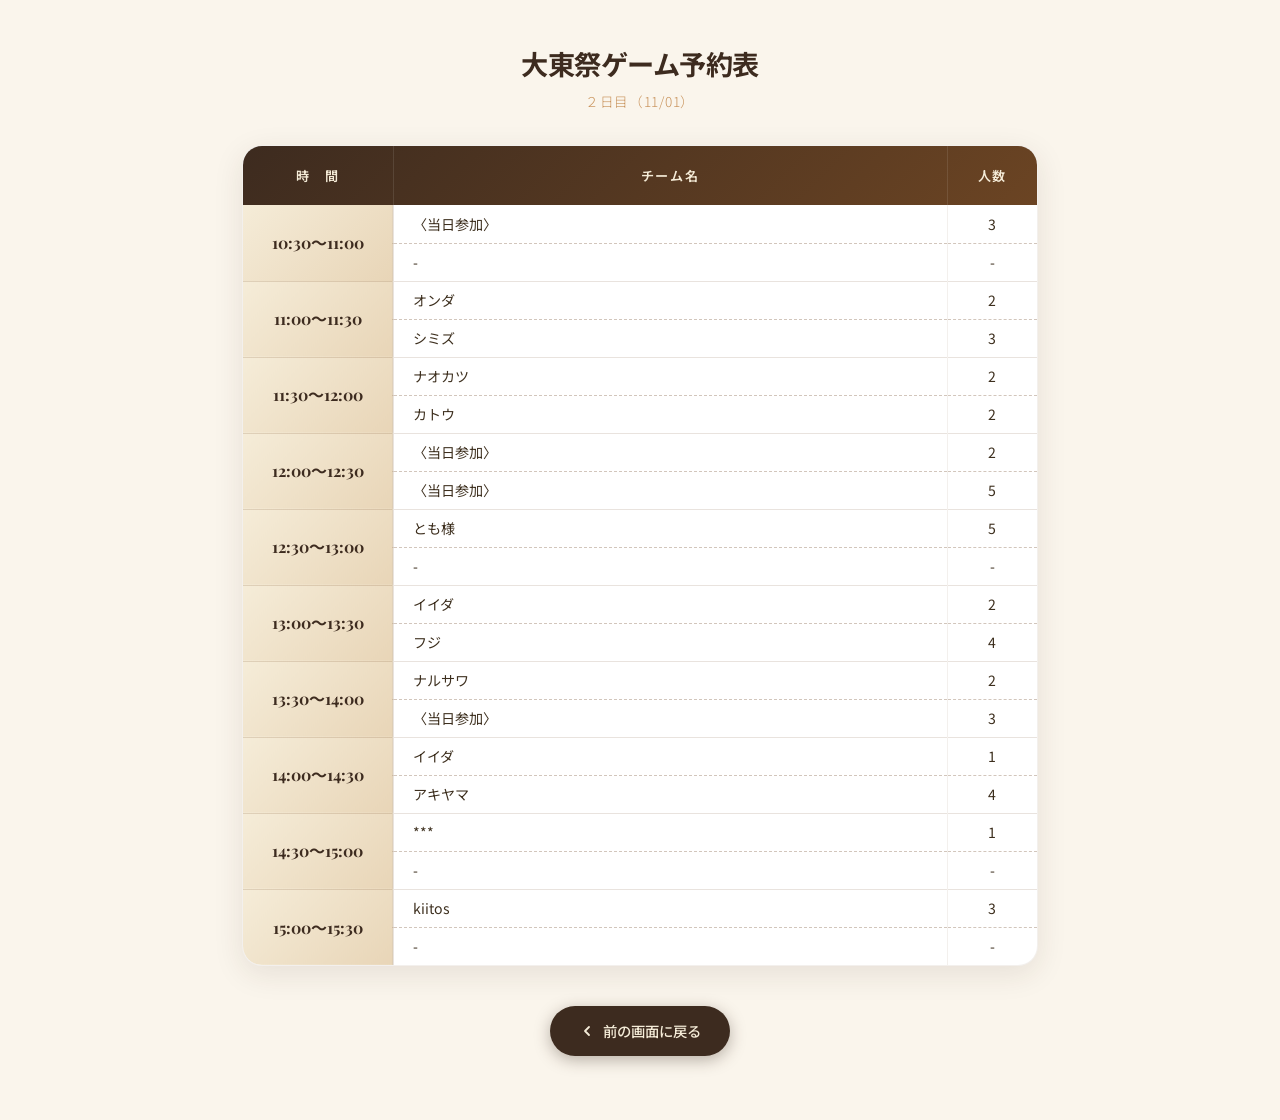
<file: contents/d-fes.html>
<!DOCTYPE html>
<html lang="ja">
<head>
  <meta charset="UTF-8" />
  <meta name="viewport" content="width=device-width, initial-scale=1" />
  <title>モルックサークル「möln」</title>
  <link rel="icon" type="image/png" href="photo/favicon.ico" />
  <meta name="theme-color" content="#5C3D2E" />

  <link rel="preconnect" href="https://fonts.googleapis.com">
  <link rel="preconnect" href="https://fonts.gstatic.com" crossorigin>
  <link href="https://fonts.googleapis.com/css2?family=Playfair+Display:ital,wght@0,700;1,400&family=Noto+Sans+JP:wght@300;400;500;700&display=swap" rel="stylesheet">

  <style>
    /* ===== 色の設定 ===== */
    :root {
      --wood-dark:   #3D2B1F;
      --wood-mid:    #6B4423;
      --wood-pale:   #C8925A;
      --birch:       #E8D5B7;
      --birch-light: #F5ECD8;
      --forest:      #2D5A27;
      --cream:       #FAF5EC;
      --ink-soft:    #3D2F1E;
    }

    * { margin: 0; padding: 0; box-sizing: border-box; }

    body {
      font-family: 'Noto Sans JP', sans-serif;
      background: var(--cream);
      color: var(--ink-soft);
      line-height: 1.8;
    }

    .container {
      padding: 2.5rem 2rem 4rem;
      max-width: 860px;
      margin: auto;
    }

    /* 日付・場所の表示 */
    .info { text-align: center; margin-bottom: 2rem; }
    .info-date {
      font-family: 'Playfair Display', 'Noto Sans JP', serif;
      font-size: 1.7rem; font-weight: 700;
      color: var(--wood-dark); letter-spacing: -0.02em;
    }
    .info-place { font-size: 0.85rem; font-weight: 300; color: var(--wood-pale); letter-spacing: 0.05em; }

    /* ===== 予約表 ===== */
    .table-wrap {
      background: white;
      border-radius: 20px;
      box-shadow: 0 8px 30px rgba(61,43,31,0.1);
      border: 1px solid rgba(107,68,35,0.08);
      overflow: hidden;
    }

    table { width: 100%; border-collapse: collapse; table-layout: fixed; }

    /* 見出し行 */
    thead tr { background: linear-gradient(135deg, var(--wood-dark) 0%, var(--wood-mid) 100%); }
    thead th {
      padding: 1.1rem 1rem;
      font-family: 'Noto Sans JP', sans-serif;
      font-size: 0.82rem; font-weight: 600;
      color: var(--birch-light);
      letter-spacing: 0.12em;
      text-align: center;
      border-right: 1px solid rgba(255,255,255,0.1);
    }
    thead th:last-child { border-right: none; }
    .col-time  { width: 150px; }
    .col-count { width: 90px; }

    /* 時間ごとのかたまり（2チーム分） */
    tbody { border-bottom: 1px solid rgba(107,68,35,0.15); }
    tbody:last-child { border-bottom: none; }

    td {
      height: 38px;                 /* 1チーム分の高さ */
      padding: 0.3rem 1rem;
      vertical-align: middle;
      text-align: center;
      font-size: 0.88rem;
      line-height: 1.6;
      border-right: 1px solid rgba(107,68,35,0.08);
    }
    td:last-child { border-right: none; }

    /* 2チーム目との間は点線 */
    tbody tr + tr td { border-top: 1px dashed rgba(107,68,35,0.3); }

    /* チーム名は左づめ */
    td.team {
      text-align: left;
      padding-left: 1.2rem;
    }

    /* 時間のセル */
    td.time {
      font-family: 'Playfair Display', 'Noto Sans JP', serif;
      font-size: 1rem;
      font-weight: 700;
      color: var(--wood-dark);
      background: linear-gradient(135deg, var(--birch-light) 0%, var(--birch) 100%);
      border-right: 2px solid rgba(107,68,35,0.15);
      border-top: none !important;
      white-space: nowrap;
    }

    /* 予約が入っているセル（class="reserved" を付ける） */
    td.reserved {
      font-weight: 500;
      color: var(--forest);
      background: rgba(45,90,39,0.05);
    }

    /* ===== 戻るボタン ===== */
    .back-btn-wrap { text-align: center; margin-top: 2.5rem; }
    .back-btn {
      display: inline-flex; align-items: center; gap: 0.5rem;
      background: var(--wood-dark);
      color: var(--birch-light);
      font-size: 0.9rem; font-weight: 500;
      padding: 0.75rem 1.8rem;
      border-radius: 100px;
      text-decoration: none;
      box-shadow: 0 4px 16px rgba(61,43,31,0.35);
      transition: all 0.25s ease;
    }
    .back-btn:hover { background: var(--wood-mid); transform: translateY(-2px); }
    .back-btn svg { width: 16px; height: 16px; }

    /* ===== スマホ用 ===== */
    @media (max-width: 640px) {
      .container { padding: 2rem 0.8rem 3rem; }
      .col-time  { width: 110px; }
      .col-count { width: 60px; }
      td { font-size: 0.82rem; padding: 0.3rem 0.4rem; }
    }
  </style>
</head>
<body>

<div class="container">

  <!-- ↓↓↓ 日付と場所をここで変更してください ↓↓↓ -->
  <div class="info">
    <div class="info-date">大東祭ゲーム予約表</div>
    <div class="info-place">２日目（11/01）</div>
  </div>

  <!--
    ====================================================
    【予約の書き方】
    各時間は「2チーム分」の枠があります。
      1行目 = 1チーム目 ／ 2行目 = 2チーム目
    <td class="team"></td>  ← チーム名
    <td class="count"></td> ← 人数
    の中に文字を書いてください。

    例）
      <td class="team">チームA</td>
      <td class="count">4</td>

    ※ 予約が入ったセルは class="team" を class="team reserved" に
      書き換えると、緑色で目立たせることができます。
    ====================================================
  -->
  <div class="table-wrap">
    <table>
      <thead>
        <tr>
          <th class="col-time">時　間</th>
          <th>チーム名</th>
          <th class="col-count">人数</th>
        </tr>
      </thead>

      <tbody>
        <tr>
          <td class="time" rowspan="2">10:30〜11:00</td>
          <td class="team">〈当日参加〉</td>
          <td class="count">3</td>
        </tr>
        <tr>
          <td class="team">-</td>
          <td class="count">-</td>
        </tr>
      </tbody>

      <tbody>
        <tr>
          <td class="time" rowspan="2">11:00〜11:30</td>
          <td class="team">オンダ</td>
          <td class="count">2</td>
        </tr>
        <tr>
          <td class="team">シミズ</td>
          <td class="count">3</td>
        </tr>
      </tbody>

      <tbody>
        <tr>
          <td class="time" rowspan="2">11:30〜12:00</td>
          <td class="team">ナオカツ</td>
          <td class="count">2</td>
        </tr>
        <tr>
          <td class="team">カトウ</td>
          <td class="count">2</td>
        </tr>
      </tbody>


      <tbody>
        <tr>
          <td class="time" rowspan="2">12:00〜12:30</td>
          <td class="team">〈当日参加〉</td>
          <td class="count">2</td>
        </tr>
        <tr>
          <td class="team">〈当日参加〉</td>
          <td class="count">5</td>
        </tr>
      </tbody>

      
      <tbody>
        <tr>
          <td class="time" rowspan="2">12:30〜13:00</td>
          <td class="team">とも様</td>
          <td class="count">5</td>
        </tr>
        <tr>
          <td class="team">-</td>
          <td class="count">-</td>
        </tr>
      </tbody>

      <tbody>
        <tr>
          <td class="time" rowspan="2">13:00〜13:30</td>
          <td class="team">イイダ</td>
          <td class="count">2</td>
        </tr>
        <tr>
          <td class="team">フジ</td>
          <td class="count">4</td>
        </tr>
      </tbody>

      <tbody>
        <tr>
          <td class="time" rowspan="2">13:30〜14:00</td>
          <td class="team">ナルサワ</td>
          <td class="count">2</td>
        </tr>
        <tr>
          <td class="team">〈当日参加〉</td>
          <td class="count">3</td>
        </tr>
      </tbody>

      <tbody>
        <tr>
          <td class="time" rowspan="2">14:00〜14:30</td>
          <td class="team">イイダ</td>
          <td class="count">1</td>
        </tr>
        <tr>
          <td class="team">アキヤマ</td>
          <td class="count">4</td>
        </tr>
      </tbody>

      <tbody>
        <tr>
          <td class="time" rowspan="2">14:30〜15:00</td>
          <td class="team">***</td>
          <td class="count">1</td>
        </tr>
        <tr>
          <td class="team">-</td>
          <td class="count">-</td>
        </tr>
      </tbody>

      <tbody>
        <tr>
          <td class="time" rowspan="2">15:00〜15:30</td>
          <td class="team">kiitos</td>
          <td class="count">3</td>
        </tr>
        <tr>
          <td class="team">-</td>
          <td class="count">-</td>
        </tr>
      </tbody>

     

      

    </table>
  </div>

  <!-- 前の画面に戻るボタン -->
  <div class="back-btn-wrap">
    <a class="back-btn" onclick="window.history.back(); return false;" href="#">
      <svg viewBox="0 0 16 16" fill="none" xmlns="http://www.w3.org/2000/svg">
        <path d="M10 12L6 8L10 4" stroke="currentColor" stroke-width="1.8" stroke-linecap="round" stroke-linejoin="round"/>
      </svg>
      前の画面に戻る
    </a>
  </div>

</div>

</body>
</html>
</file>
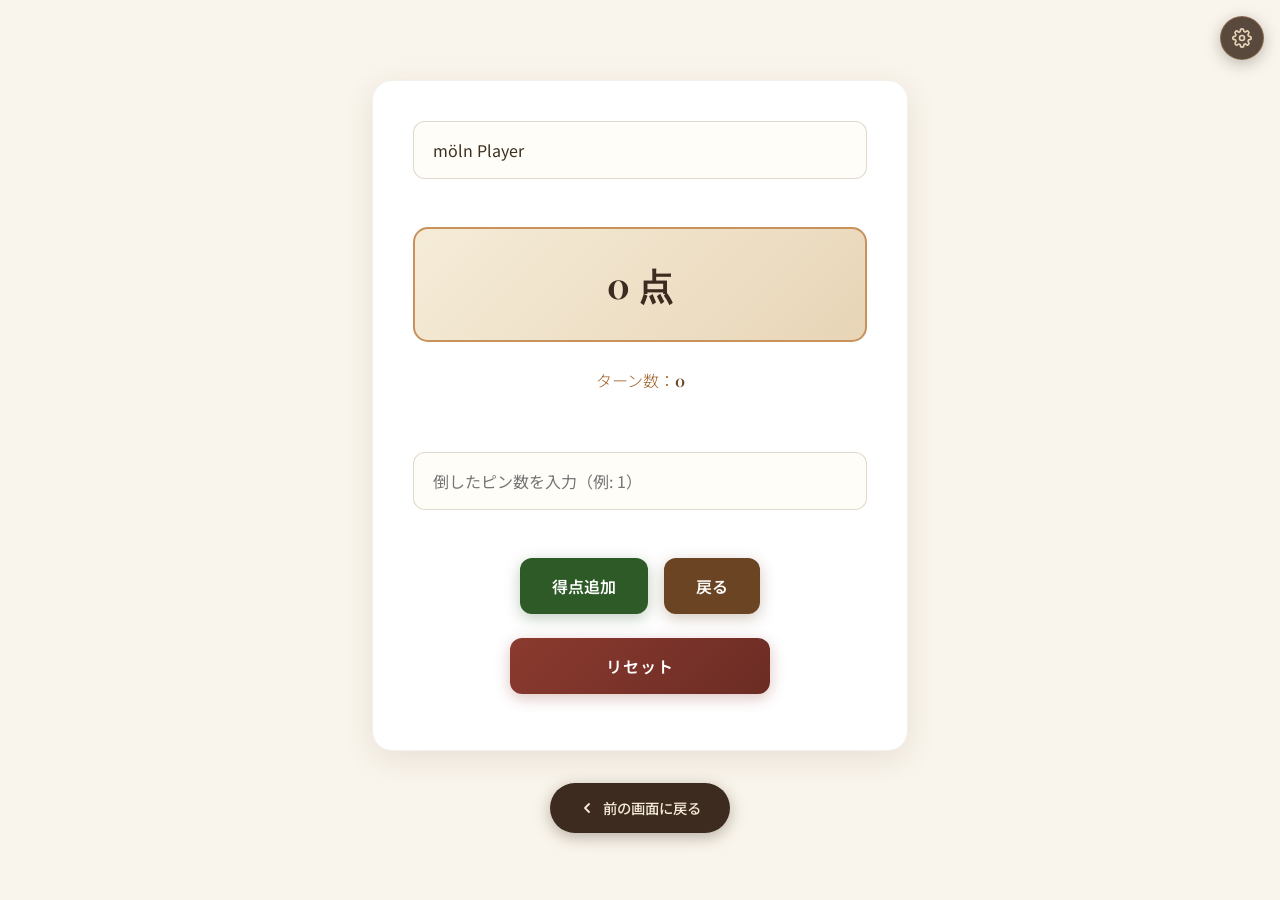
<file: contents/score.html>
<!DOCTYPE html>
<html lang="ja">
<head>
  <meta charset="UTF-8" />
  <meta name="viewport" content="width=device-width, initial-scale=1" />
  <title>モルックサークル「möln」</title>
  <link rel="icon" type="image/png" href="photo/favicon.ico" />
  
  <!-- PWA設定 -->
  <meta name="theme-color" content="#5C3D2E" />
  <meta name="apple-mobile-web-app-capable" content="yes" />
  <meta name="apple-mobile-web-app-status-bar-style" content="default" />
  <meta name="apple-mobile-web-app-title" content="möln" />
  <link rel="apple-touch-icon" href="photo/IMG_0003.jpeg" />
  <link rel="manifest" href="manifest.json" />

  <link rel="preconnect" href="https://fonts.googleapis.com">
  <link rel="preconnect" href="https://fonts.gstatic.com" crossorigin>
  <link href="https://fonts.googleapis.com/css2?family=Playfair+Display:ital,wght@0,700;1,400&family=Noto+Sans+JP:wght@300;400;500;700&display=swap" rel="stylesheet">

  <style>
    :root {
      --wood-dark: #3D2B1F;
      --wood-mid: #6B4423;
      --wood-light: #A0622A;
      --wood-pale: #C8925A;
      --birch: #E8D5B7;
      --birch-light: #F5ECD8;
      --forest: #2D5A27;
      --forest-light: #4A8C42;
      --moss: #7A9E60;
      --sky: #B8D4E8;
      --cream: #FAF5EC;
      --chalk: #FFFDF8;
      --ink: #1A1208;
      --ink-soft: #3D2F1E;
    }

    html { scroll-behavior: smooth; }

    * {
      margin: 0;
      padding: 0;
      box-sizing: border-box;
    }

    body {
      font-family: 'Noto Sans JP', sans-serif;
      background: var(--cream);
      color: var(--ink-soft);
      line-height: 1.8;
      overflow-x: hidden;
    }

    .main-container {
      min-height: 100vh;
    }


    /* ===== OPTION BUTTON (右上固定) ===== */
    .option-btn {
      position: fixed;
      top: 1rem;
      right: 1rem;
      z-index: 500;
      width: 44px;
      height: 44px;
      border-radius: 50%;
      background: rgba(61,43,31,0.85);
      backdrop-filter: blur(8px);
      -webkit-backdrop-filter: blur(8px);
      border: 1.5px solid rgba(200,146,90,0.4);
      color: var(--birch);
      display: flex;
      align-items: center;
      justify-content: center;
      cursor: pointer;
      box-shadow: 0 4px 16px rgba(0,0,0,0.25);
      padding: 0;
      overflow: visible;
      transition: background 0.25s ease;
    }

    .option-btn:hover {
      background: rgba(107,68,35,0.95);
    }

    .option-btn svg {
      width: 20px;
      height: 20px;
    }

    .option-btn.open svg {
      transform: rotate(45deg);
    }

    /* ===== OPTION MODAL ===== */
    .option-overlay {
      display: none;
      position: fixed;
      inset: 0;
      background: rgba(26,18,8,0.45);
      backdrop-filter: blur(3px);
      -webkit-backdrop-filter: blur(3px);
      z-index: 400;
      animation: fadeOverlay 0.2s ease;
    }

    .option-overlay.open {
      display: block;
    }

    @keyframes fadeOverlay {
      from { opacity: 0; }
      to { opacity: 1; }
    }

    .option-panel {
      position: fixed;
      top: 4rem;
      right: 1rem;
      z-index: 450;
      background: var(--chalk);
      border-radius: 18px;
      box-shadow: 0 12px 48px rgba(61,43,31,0.25), 0 2px 8px rgba(0,0,0,0.1);
      border: 1px solid rgba(107,68,35,0.12);
      padding: 1.5rem 1.6rem 1.6rem;
      width: 280px;
      transform-origin: top right;
      animation: popIn 0.22s cubic-bezier(0.34,1.56,0.64,1);
      display: none;
    }

    .option-panel.open {
      display: block;
    }

    @keyframes popIn {
      from { opacity: 0; transform: scale(0.85); }
      to { opacity: 1; transform: scale(1); }
    }

    .option-panel-title {
      font-size: 0.72rem;
      font-weight: 700;
      letter-spacing: 0.18em;
      text-transform: uppercase;
      color: var(--wood-light);
      margin-bottom: 1.1rem;
      display: flex;
      align-items: center;
      gap: 6px;
    }

    .option-panel-title::before {
      content: '';
      display: inline-block;
      width: 3px;
      height: 12px;
      background: linear-gradient(180deg, var(--wood-light), var(--wood-mid));
      border-radius: 2px;
    }

    .option-label {
      font-size: 0.88rem;
      font-weight: 500;
      color: var(--ink-soft);
      margin-bottom: 0.7rem;
      display: block;
    }

    /* プリセットボタン群 */
    .preset-grid {
      display: grid;
      grid-template-columns: repeat(4, 1fr);
      gap: 0.4rem;
      margin-bottom: 1.1rem;
    }

    .preset-btn {
      padding: 0.5rem 0;
      font-size: 0.9rem;
      font-weight: 600;
      font-family: 'Noto Sans JP', sans-serif;
      border: 1.5px solid rgba(107,68,35,0.18);
      border-radius: 10px;
      background: white;
      color: var(--wood-mid);
      cursor: pointer;
      transition: all 0.18s ease;
      width: 100%;
      position: relative;
      overflow: hidden;
    }

    .preset-btn::before {
      content: '';
      position: absolute;
      inset: 0;
      background: linear-gradient(135deg, var(--wood-light), var(--wood-mid));
      opacity: 0;
      transition: opacity 0.18s ease;
    }

    .preset-btn span {
      position: relative;
      z-index: 1;
    }

    .preset-btn:hover {
      border-color: var(--wood-light);
      transform: translateY(-1px);
      box-shadow: 0 3px 10px rgba(107,68,35,0.15);
    }

    .preset-btn:hover::before {
      opacity: 0.08;
    }

    .preset-btn.active {
      background: linear-gradient(135deg, var(--wood-light) 0%, var(--wood-mid) 100%);
      border-color: transparent;
      color: white;
      box-shadow: 0 3px 12px rgba(107,68,35,0.3);
    }

    .preset-btn.active::before {
      display: none;
    }

    /* カスタム入力 */
    .custom-row {
      display: flex;
      gap: 0.5rem;
      align-items: center;
      margin-top: 0.5rem;
    }

    .option-input {
      flex: 1;
      padding: 0.55rem 0.8rem;
      font-size: 0.95rem;
      border: 1.5px solid rgba(107,68,35,0.2);
      border-radius: 10px;
      background: white;
      color: var(--ink-soft);
      font-family: 'Noto Sans JP', sans-serif;
      transition: all 0.2s ease;
      -moz-appearance: textfield;
    }

    .option-input::-webkit-inner-spin-button,
    .option-input::-webkit-outer-spin-button {
      -webkit-appearance: none;
    }

    .option-input:focus {
      outline: none;
      border-color: var(--wood-light);
      box-shadow: 0 0 0 3px rgba(160,98,42,0.1);
    }

    .custom-apply-btn {
      padding: 0.55rem 0.9rem;
      font-size: 0.85rem;
      font-weight: 600;
      font-family: 'Noto Sans JP', sans-serif;
      background: linear-gradient(135deg, var(--forest) 0%, var(--forest-light) 100%);
      color: white;
      border: none;
      border-radius: 10px;
      cursor: pointer;
      white-space: nowrap;
      transition: all 0.2s ease;
      box-shadow: 0 3px 10px rgba(45,90,39,0.2);
    }

    .custom-apply-btn:hover {
      transform: translateY(-1px);
      box-shadow: 0 5px 14px rgba(45,90,39,0.3);
    }

    /* 現在の設定表示 */
    .current-target-badge {
      margin-top: 1.1rem;
      padding: 0.55rem 0.9rem;
      background: linear-gradient(135deg, var(--birch-light) 0%, var(--birch) 100%);
      border: 1px solid var(--wood-pale);
      border-radius: 10px;
      text-align: center;
      font-size: 0.82rem;
      color: var(--wood-dark);
      font-weight: 500;
    }

    .current-target-badge strong {
      font-family: 'Playfair Display', serif;
      font-size: 1.1rem;
      color: var(--wood-mid);
    }

    /* ===== MAIN CONTAINER ===== */
    .container {
      padding: 5rem 2rem 4rem;
      max-width: 600px;
      margin: auto;
    }

    /* ===== PLAYER BOX ===== */
    .player-box {
      background: white;
      padding: 2.5rem;
      border-radius: 20px;
      box-shadow: 0 8px 30px rgba(61,43,31,0.1);
      transition: transform 0.3s ease, box-shadow 0.3s ease;
      position: relative;
      overflow: hidden;
      margin-bottom: 2rem;
      border: 1px solid rgba(107,68,35,0.08);
      animation: fadeInUp 0.6s ease forwards;
    }

    .player-box::before {
      display: none;
    }

    .player-box:hover {
      transform: translateY(-4px);
      box-shadow: 0 16px 40px rgba(61,43,31,0.15);
    }

    @keyframes fadeInUp {
      from { opacity: 0; transform: translateY(30px); }
      to { opacity: 1; transform: translateY(0); }
    }

    /* ===== INPUTS ===== */
    input[type="text"],
    input[type="tel"] {
      width: 100%;
      padding: 1rem 1.2rem;
      font-size: 1rem;
      margin-bottom: 1.5rem;
      border: 1.5px solid rgba(107,68,35,0.2);
      border-radius: 12px;
      transition: all 0.3s ease;
      background: var(--chalk);
      color: var(--ink-soft);
      font-family: 'Noto Sans JP', sans-serif;
    }

    input[type="text"]:focus,
    input[type="tel"]:focus {
      outline: none;
      border-color: var(--wood-light);
      box-shadow: 0 0 0 3px rgba(160,98,42,0.1);
      background: white;
    }

    /* ===== SCORE BOX ===== */
    .score-box {
      background: linear-gradient(135deg, var(--birch-light) 0%, var(--birch) 100%);
      border: 2px solid var(--wood-pale);
      padding: 1.5rem;
      font-size: 2.2rem;
      margin: 1.5rem 0;
      border-radius: 15px;
      font-weight: bold;
      color: var(--wood-dark);
      text-align: center;
      transition: all 0.3s ease;
      font-family: 'Playfair Display', serif;
    }

    /* 満点表示バッジ */
    .target-indicator {
      display: flex;
      align-items: center;
      justify-content: center;
      gap: 6px;
      font-size: 0.78rem;
      color: var(--wood-light);
      font-weight: 500;
      letter-spacing: 0.05em;
      margin-top: 0.4rem;
    }

    .target-indicator-dot {
      width: 6px;
      height: 6px;
      border-radius: 50%;
      background: var(--wood-pale);
    }

    .score-red {
      background: linear-gradient(135deg, #fff3e0 0%, #ffe0b2 100%);
      border-color: var(--wood-light);
      color: var(--wood-mid);
      animation: celebrate 1s ease-in-out;
    }

    @keyframes celebrate {
      0%, 100% { transform: scale(1); }
      50% { transform: scale(1.05); }
    }

    /* ===== BUTTONS ===== */
    button {
      padding: 1rem 2rem;
      font-size: 1rem;
      border: none;
      border-radius: 12px;
      cursor: pointer;
      font-weight: 600;
      font-family: 'Noto Sans JP', sans-serif;
      transition: all 0.3s ease;
      position: relative;
      overflow: hidden;
    }

    button::before {
      content: '';
      position: absolute;
      top: 0;
      left: -100%;
      width: 100%;
      height: 100%;
      background: linear-gradient(90deg, transparent, rgba(255,255,255,0.15), transparent);
      transition: left 0.5s;
    }

    button:hover::before {
      left: 100%;
    }

    .option-btn::before { display: none; }
    .option-btn:hover::before { display: none; }

    .button-group {
      display: flex;
      justify-content: center;
      gap: 1rem;
      margin: 1.5rem 0;
    }

    #addBtn {
      background: var(--forest);
      color: white;
      box-shadow: 0 4px 15px rgba(45,90,39,0.3);
    }

    #addBtn:hover {
      background: var(--forest-light);
      transform: translateY(-2px);
      box-shadow: 0 8px 25px rgba(45,90,39,0.4);
    }

    .undo {
      background: var(--wood-mid);
      color: white;
      box-shadow: 0 4px 15px rgba(107,68,35,0.3);
    }

    .undo:hover {
      background: var(--wood-light);
      transform: translateY(-2px);
      box-shadow: 0 8px 25px rgba(107,68,35,0.4);
    }

    /* ===== BOTTOM BUTTONS ===== */
    .bottom-button {
      padding: 1rem 2rem;
      font-size: 1rem;
      border: none;
      border-radius: 12px;
      cursor: pointer;
      font-weight: 600;
      font-family: 'Noto Sans JP', sans-serif;
      transition: all 0.3s ease;
      position: relative;
      overflow: hidden;
      display: block;
      margin: 1rem auto;
      text-decoration: none;
      text-align: center;
      box-sizing: border-box;
      width: 260px;
      letter-spacing: 0.05em;
    }

    .bottom-button::before {
      content: '';
      position: absolute;
      top: 0;
      left: -100%;
      width: 100%;
      height: 100%;
      background: linear-gradient(90deg, transparent, rgba(255,255,255,0.15), transparent);
      transition: left 0.5s;
    }

    .bottom-button:hover::before {
      left: 100%;
    }

    .bottom-button:hover {
      transform: translateY(-2px);
      text-decoration: none;
    }

    .reset {
      background: linear-gradient(135deg, #8B3A2F 0%, #6B2C24 100%);
      color: white;
      box-shadow: 0 4px 15px rgba(139,58,47,0.3);
    }

    .reset:hover {
      box-shadow: 0 8px 25px rgba(139,58,47,0.4);
    }

    .home-btn {
      background: var(--forest);
      color: white;
      box-shadow: 0 4px 15px rgba(45,90,39,0.3);
    }

    .home-btn:hover {
      background: var(--forest-light);
      box-shadow: 0 8px 25px rgba(45,90,39,0.4);
    }

    .disabled-btn {
      background: rgba(107,68,35,0.15) !important;
      color: rgba(107,68,35,0.4) !important;
      cursor: not-allowed !important;
      box-shadow: none !important;
    }

    .disabled-btn:hover {
      transform: none !important;
    }

    /* ===== TURN DISPLAY ===== */
    .turn-display {
      text-align: center;
      margin: 1rem 0;
      font-size: 1rem;
      color: var(--wood-light);
      font-weight: 300;
    }

    .turn-display span {
      font-weight: 600;
      color: var(--wood-mid);
      font-family: 'Playfair Display', serif;
    }

    /* ===== STATUS ===== */
    #status {
      text-align: center;
      margin: 1rem 0;
      font-size: 1.05rem;
      min-height: 1.5rem;
      font-weight: 500;
      letter-spacing: 0.05em;
    }

    .disqualified {
      color: #8B3A2F;
      font-weight: bold;
      animation: shake 0.5s ease-in-out;
    }

    .winner {
      color: var(--forest);
      font-weight: bold;
      animation: bounce 1s ease-in-out;
    }

    @keyframes shake {
      0%, 100% { transform: translateX(0); }
      25% { transform: translateX(-5px); }
      75% { transform: translateX(5px); }
    }

    @keyframes bounce {
      0%, 100% { transform: translateY(0); }
      50% { transform: translateY(-10px); }
    }


    /* ===== BACK BUTTON ===== */
    .back-btn-wrap {
      text-align: center;
      margin-top: 1rem;
    }

    .back-btn {
      display: inline-flex;
      align-items: center;
      gap: 0.5rem;
      background: var(--wood-dark);
      color: var(--birch-light);
      font-family: 'Noto Sans JP', sans-serif;
      font-size: 0.9rem;
      font-weight: 500;
      padding: 0.75rem 1.8rem;
      border-radius: 100px;
      border: none;
      cursor: pointer;
      text-decoration: none;
      box-shadow: 0 4px 16px rgba(61,43,31,0.35);
      transition: all 0.25s ease;
      white-space: nowrap;
    }

    .back-btn:hover {
      background: var(--wood-mid);
      transform: translateY(-2px);
      box-shadow: 0 8px 24px rgba(61,43,31,0.4);
      color: var(--birch-light);
    }

    .back-btn svg {
      width: 16px;
      height: 16px;
      flex-shrink: 0;
    }

    /* ===== SCROLLBAR ===== */
    ::-webkit-scrollbar { width: 6px; }
    ::-webkit-scrollbar-track { background: var(--cream); }
    ::-webkit-scrollbar-thumb { background: var(--wood-pale); border-radius: 3px; }

    /* ===== RESPONSIVE ===== */
    @media (max-width: 768px) {
      .container { padding: 4rem 1.2rem 3rem; }

      .player-box { padding: 2rem 1.5rem; }

      .button-group {
        flex-direction: column;
        gap: 0.5rem;
      }

      button { width: 100%; }

      .bottom-button {
        width: 100%;
        min-width: auto;
      }

      .option-panel {
        width: calc(100vw - 2rem);
        right: 1rem;
      }
    }
  </style>
</head>
<body>

  <!-- ⚙ オプションボタン（右上固定） -->
  <button class="option-btn" id="optionToggleBtn" onclick="toggleOptionPanel()" title="オプション設定" aria-label="オプション設定">
    <svg viewBox="0 0 24 24" fill="none" stroke="currentColor" stroke-width="2" stroke-linecap="round" stroke-linejoin="round">
      <circle cx="12" cy="12" r="3"/>
      <path d="M19.4 15a1.65 1.65 0 0 0 .33 1.82l.06.06a2 2 0 0 1-2.83 2.83l-.06-.06a1.65 1.65 0 0 0-1.82-.33 1.65 1.65 0 0 0-1 1.51V21a2 2 0 0 1-4 0v-.09A1.65 1.65 0 0 0 9 19.4a1.65 1.65 0 0 0-1.82.33l-.06.06a2 2 0 0 1-2.83-2.83l.06-.06A1.65 1.65 0 0 0 4.68 15a1.65 1.65 0 0 0-1.51-1H3a2 2 0 0 1 0-4h.09A1.65 1.65 0 0 0 4.6 9a1.65 1.65 0 0 0-.33-1.82l-.06-.06a2 2 0 0 1 2.83-2.83l.06.06A1.65 1.65 0 0 0 9 4.68a1.65 1.65 0 0 0 1-1.51V3a2 2 0 0 1 4 0v.09a1.65 1.65 0 0 0 1 1.51 1.65 1.65 0 0 0 1.82-.33l.06-.06a2 2 0 0 1 2.83 2.83l-.06.06A1.65 1.65 0 0 0 19.4 9a1.65 1.65 0 0 0 1.51 1H21a2 2 0 0 1 0 4h-.09a1.65 1.65 0 0 0-1.51 1z"/>
    </svg>
  </button>

  <!-- オプションオーバーレイ -->
  <div class="option-overlay" id="optionOverlay" onclick="closeOptionPanel()"></div>

  <!-- オプションパネル -->
  <div class="option-panel" id="optionPanel">
    <div class="option-panel-title">オプション設定</div>
    <span class="option-label">満点スコアを選択</span>
    <div class="preset-grid">
      <button class="preset-btn" id="preset-25" onclick="applyPreset(25)"><span>25</span></button>
      <button class="preset-btn active" id="preset-50" onclick="applyPreset(50)"><span>50</span></button>
      <button class="preset-btn" id="preset-75" onclick="applyPreset(75)"><span>75</span></button>
      <button class="preset-btn" id="preset-100" onclick="applyPreset(100)"><span>100</span></button>
    </div>
    <span class="option-label">カスタム値</span>
    <div class="custom-row">
      <input type="number" id="customTargetInput" class="option-input" placeholder="例: 30" min="1" max="999">
      <button class="custom-apply-btn" onclick="applyCustomTarget()">適用</button>
    </div>
    <div class="current-target-badge">
      現在の満点：<strong id="currentTargetDisplay">50</strong> 点
    </div>
  </div>


  <div class="main-container">
    <div class="container">
      <div class="player-box">
        <input type="text" id="name" value="möln Player" onchange="updateName()" placeholder="名前（チーム名）を入力">
        
        <div class="score-box" id="score">0 点</div>
        







        
        <div class="turn-display">
          <p>ターン数：<span id="player-turn">0</span></p>
        </div>
        
        <p id="status"></p>
        
        <input type="tel" id="input" placeholder="倒したピン数を入力（例: 1）">

        <div class="button-group">
          <button onclick="addScore()" id="addBtn">得点追加</button>
          <button onclick="undoScore()" class="undo">戻る</button>
        </div>

        <button onclick="resetGame()" class="reset bottom-button">リセット</button>
      </div>

      <div class="back-btn-wrap">
        <a class="back-btn" onclick="window.history.back(); return false;" href="#">
          <svg viewBox="0 0 16 16" fill="none" xmlns="http://www.w3.org/2000/svg">
            <path d="M10 12L6 8L10 4" stroke="currentColor" stroke-width="1.8" stroke-linecap="round" stroke-linejoin="round"/>
          </svg>
          前の画面に戻る
        </a>
      </div>

    </div>

  </div>

  <script>
    let targetScore = 50; // 満点（変更可能）

    let player = {
      name: "möln Player",
      score: 0,
      turn: 0,
      zeroCount: 0,
      disqualified: false
    };

    let history = [];

    // PWA対応
    let deferredPrompt;

    // サービスワーカー登録
    if ('serviceWorker' in navigator) {
      navigator.serviceWorker.register('[data-uri]')
        .then(() => console.log('Service Worker registered'))
        .catch(err => console.log('Service Worker registration failed'));
    }


    // ===== オプションパネル =====
    function toggleOptionPanel() {
      const panel = document.getElementById('optionPanel');
      const overlay = document.getElementById('optionOverlay');
      const btn = document.getElementById('optionToggleBtn');
      const isOpen = panel.classList.contains('open');
      if (isOpen) {
        closeOptionPanel();
      } else {
        panel.classList.add('open');
        overlay.classList.add('open');
        btn.classList.add('open');
      }
    }

    function closeOptionPanel() {
      document.getElementById('optionPanel').classList.remove('open');
      document.getElementById('optionOverlay').classList.remove('open');
      document.getElementById('optionToggleBtn').classList.remove('open');
    }

    function applyPreset(value) {
      setTargetScore(value);
      // プリセットボタンのactive切り替え
      document.querySelectorAll('.preset-btn').forEach(btn => btn.classList.remove('active'));
      const target = document.getElementById('preset-' + value);
      if (target) target.classList.add('active');
    }

    function applyCustomTarget() {
      const val = parseInt(document.getElementById('customTargetInput').value, 10);
      if (isNaN(val) || val < 1 || val > 999) {
        alert('1〜999の範囲で入力してください。');
        return;
      }
      // プリセットのactiveを外す
      document.querySelectorAll('.preset-btn').forEach(btn => btn.classList.remove('active'));
      // プリセット値と一致する場合はactiveに
      const target = document.getElementById('preset-' + val);
      if (target) target.classList.add('active');
      setTargetScore(val);
      document.getElementById('customTargetInput').value = '';
    }

    function setTargetScore(value) {
      targetScore = value;
      document.getElementById('currentTargetDisplay').textContent = value;
      document.getElementById('targetScoreLabel').textContent = value;
      // ゲームをリセット
      resetGame();
      saveGameState();
    }

    // ===== ゲームロジック =====

    function saveGameState() {
      window.gameState = {
        player: { ...player },
        history: [...history],
        targetScore: targetScore
      };
    }

    function loadGameState() {
      if (window.gameState) {
        player = { ...window.gameState.player };
        history = [...window.gameState.history];
        if (window.gameState.targetScore) {
          targetScore = window.gameState.targetScore;
          document.getElementById('currentTargetDisplay').textContent = targetScore;
          document.getElementById('targetScoreLabel').textContent = targetScore;
          // プリセットのactive更新
          document.querySelectorAll('.preset-btn').forEach(btn => btn.classList.remove('active'));
          const target = document.getElementById('preset-' + targetScore);
          if (target) target.classList.add('active');
        }
        updateDisplay();
      }
    }

    function updateDisplay() {
      document.getElementById("score").textContent = `${player.score} 点`;
      document.getElementById("player-turn").textContent = player.turn;
      document.getElementById("name").value = player.name;
      document.getElementById("targetScoreLabel").textContent = targetScore;
      
      if (player.disqualified) {
        document.getElementById("status").textContent = "失格（0点3回）";
        document.getElementById("status").className = "disqualified";
        disableAddButton();
      } else if (player.score === targetScore) {
        document.getElementById("status").textContent = "あなたの勝ちです！";
        document.getElementById("status").className = "winner";
        document.getElementById("score").classList.add("score-red");
        disableAddButton();
      } else if (player.zeroCount > 0) {
        document.getElementById("status").textContent = `0点連続 ${player.zeroCount} 回です`;
        document.getElementById("status").className = "";
      } else {
        document.getElementById("status").textContent = "";
        document.getElementById("status").className = "";
      }
    }

    // ページ読み込み時にゲーム状態を復元
    window.addEventListener('load', loadGameState);

    function updateName() {
      player.name = document.getElementById("name").value;
      saveGameState();
    }

    function addScore() {
      if (player.disqualified) {
        alert(`${player.name} は失格しています。`);
        return;
      }

      const inputVal = document.getElementById("input").value.trim();
      const scoreInput = parseInt(inputVal, 10);
      document.getElementById("input").value = "";

      if (isNaN(scoreInput) || scoreInput < 0) {
        alert("正しい数字を入力してください。");
        return;
      }

      history.push({
        score: player.score,
        turn: player.turn,
        zeroCount: player.zeroCount,
        disqualified: player.disqualified
      });

      player.turn++;
      document.getElementById("player-turn").textContent = player.turn;

      if (scoreInput === 0) {
        player.zeroCount++;
        if (player.zeroCount >= 3) {
          player.disqualified = true;
          document.getElementById("status").textContent = "失格（0点3回）";
          document.getElementById("status").className = "disqualified";
          disableAddButton();
        } else {
          document.getElementById("status").textContent = `0点連続 ${player.zeroCount} 回です`;
          document.getElementById("status").className = "";
        }
      } else {
        player.zeroCount = 0;
        player.score += scoreInput;

        // 満点を超えた場合は半分に戻す
        if (player.score > targetScore) {
          player.score = Math.floor(targetScore / 2);
        }

        if (player.score === targetScore) {
          document.getElementById("status").textContent = "あなたの勝ちです！";
          document.getElementById("status").className = "winner";
          document.getElementById("score").classList.add("score-red");
          disableAddButton();
        } else {
          document.getElementById("status").textContent = "";
          document.getElementById("status").className = "";
        }
      }

      document.getElementById("score").textContent = `${player.score} 点`;
      saveGameState();
    }

    function disableAddButton() {
      const addBtn = document.getElementById("addBtn");
      addBtn.disabled = true;
      addBtn.classList.add("disabled-btn");
    }

    function enableAddButton() {
      const addBtn = document.getElementById("addBtn");
      addBtn.disabled = false;
      addBtn.classList.remove("disabled-btn");
    }

    function undoScore() {
      if (history.length === 0) {
        alert("戻す履歴がありません。");
        return;
      }

      const lastState = history.pop();
      player.score = lastState.score;
      player.turn = lastState.turn;
      player.zeroCount = lastState.zeroCount;
      player.disqualified = lastState.disqualified;

      document.getElementById("score").textContent = `${player.score} 点`;
      document.getElementById("player-turn").textContent = player.turn;
      document.getElementById("input").value = "";
      enableAddButton();
      document.getElementById("score").classList.remove("score-red");

      if (player.disqualified) {
        document.getElementById("status").textContent = "失格（0点3回）";
        document.getElementById("status").className = "disqualified";
      } else if (player.score === targetScore) {
        document.getElementById("status").textContent = "あなたの勝ちです！";
        document.getElementById("status").className = "winner";
        document.getElementById("score").classList.add("score-red");
      } else if (player.zeroCount > 0) {
        document.getElementById("status").textContent = `0点連続 ${player.zeroCount} 回です`;
        document.getElementById("status").className = "";
      } else {
        document.getElementById("status").textContent = "";
        document.getElementById("status").className = "";
      }
      
      saveGameState();
    }

    function resetGame() {
      player.score = 0;
      player.turn = 0;
      player.zeroCount = 0;
      player.disqualified = false;
      history = [];

      document.getElementById("score").textContent = "0 点";
      document.getElementById("player-turn").textContent = "0";
      document.getElementById("status").textContent = "";
      document.getElementById("status").className = "";
      document.getElementById("input").value = "";
      document.getElementById("score").classList.remove("score-red");
      enableAddButton();
      
      saveGameState();
    }

    // キーボードショートカット
    document.addEventListener('keydown', function(event) {
      // Enterキーで得点追加
      if (event.key === 'Enter' && document.activeElement.id === 'input') {
        event.preventDefault();
        addScore();
      }
      // Ctrl/Cmd + Z で戻る
      if ((event.ctrlKey || event.metaKey) && event.key === 'z') {
        event.preventDefault();
        undoScore();
      }
      // Escでオプションパネルを閉じる
      if (event.key === 'Escape') {
        closeOptionPanel();
      }
    });

    // オフライン対応の通知
    window.addEventListener('online', () => {
      console.log('オンラインになりました');
    });

    window.addEventListener('offline', () => {
      console.log('オフラインになりました');
    });
  </script>
</body>
</html>
</file>
<file: article/article.css>
:root {
      --wood-dark: #3D2B1F;
      --wood-mid: #6B4423;
      --wood-light: #A0622A;
      --wood-pale: #C8925A;
      --birch-light: #F5ECD8;
      --forest: #2D5A27;
      --forest-light: #4A8C42;
      --ink-soft: #3D2F1E;
      --cream: #FAF5EC;
    }

    html { scroll-behavior: smooth; }

    * {
      margin: 0;
      padding: 0;
      box-sizing: border-box;
    }

    body {
      font-family: 'Noto Sans JP', sans-serif;
      background: var(--cream);
      color: var(--ink-soft);
      line-height: 1.8;
      overflow-x: hidden;
    }

    /* ===== NEWS IMAGE ===== */
    .news-images {
      display: flex;
      gap: 1rem;
      margin-top: 2rem;
    }

    .news-image-wrap {
      flex: 1;
      border-radius: 16px;
      overflow: hidden;
      box-shadow: 0 8px 24px rgba(61,43,31,0.12);
    }

    .news-image-wrap img {
      width: 100%;
      height: auto;
      display: block;
    }

    /* ===== BACK BUTTON ===== */
    .back-btn-wrap {
      display: flex;
      justify-content: center;
      margin-top: 2.5rem;
      padding-bottom: 0;
    }

    .back-btn {
      display: inline-flex;
      align-items: center;
      gap: 0.5rem;
      background: var(--wood-dark);
      color: var(--birch-light);
      font-family: 'Noto Sans JP', sans-serif;
      font-size: 0.9rem;
      font-weight: 500;
      padding: 0.75rem 1.8rem;
      border-radius: 100px;
      border: none;
      cursor: pointer;
      text-decoration: none;
      box-shadow: 0 4px 16px rgba(61,43,31,0.35);
      transition: all 0.25s ease;
      white-space: nowrap;
    }

    .back-btn:hover {
      background: var(--wood-mid);
      transform: translateY(-2px);
      box-shadow: 0 8px 24px rgba(61,43,31,0.4);
      color: var(--birch-light);
    }

    .back-btn svg {
      width: 16px;
      height: 16px;
      flex-shrink: 0;
    }

    /* ===== NEWS SECTION ===== */
    .news-meta {
      display: flex;
      align-items: center;
      gap: 1rem;
      margin-bottom: 1.5rem;
      flex-wrap: wrap;
    }

    .news-date {
      font-size: 0.8rem;
      color: var(--wood-light);
      letter-spacing: 0.1em;
      font-weight: 400;
    }

    .news-body {
      border-top: 1px solid rgba(107,68,35,0.12);
      padding-top: 1.5rem;
    }

    .news-body p {
      margin-bottom: 1rem;
      font-family: 'Noto Sans JP', sans-serif;
      font-size: 1rem;
      color: #5A4A38;
      line-height: 1.9;
      font-weight: 300;
    }

    /* ===== MAIN CONTAINER ===== */
    .container {
      max-width: 900px;
      margin: 0 auto;
      padding: 5rem 2rem 1.5rem;
    }

    /* ===== SECTION ===== */
    section {
      margin-bottom: 1.5rem;
      opacity: 0;
      transform: translateY(24px);
      transition: opacity 0.7s ease, transform 0.7s ease;
      scroll-margin-top: 70px;
    }

    section.visible {
      opacity: 1;
      transform: translateY(0);
    }

    .section-label {
      display: block;
      font-size: 0.7rem;
      font-weight: 500;
      letter-spacing: 0.3em;
      text-transform: uppercase;
      color: var(--wood-light);
      margin-bottom: 0.75rem;
    }

    .section-label::before {
      content: '';
      display: block;
      width: 24px;
      height: 1px;
      background: var(--wood-light);
      margin-bottom: 0.5rem;
    }

    h2 {
      font-family: 'Playfair Display', serif;
      font-size: clamp(1.8rem, 4vw, 2.4rem);
      font-weight: 700;
      color: var(--wood-dark);
      line-height: 1.25;
      margin-bottom: 1.5rem;
    }

    p {
      font-size: 1rem;
      color: #5A4A38;
      line-height: 1.9;
      margin-bottom: 1.2rem;
      font-weight: 300;
    }

    /* ===== SCROLLBAR ===== */
    ::-webkit-scrollbar { width: 6px; }
    ::-webkit-scrollbar-track { background: #ffffff; }
    ::-webkit-scrollbar-thumb { background: var(--wood-pale); border-radius: 3px; }

    /* ===== RESPONSIVE ===== */
    @media (max-width: 680px) {
      .container { padding: 4rem 1.2rem 1.5rem; }
      .news-images { flex-direction: column; }
    }
</file>
